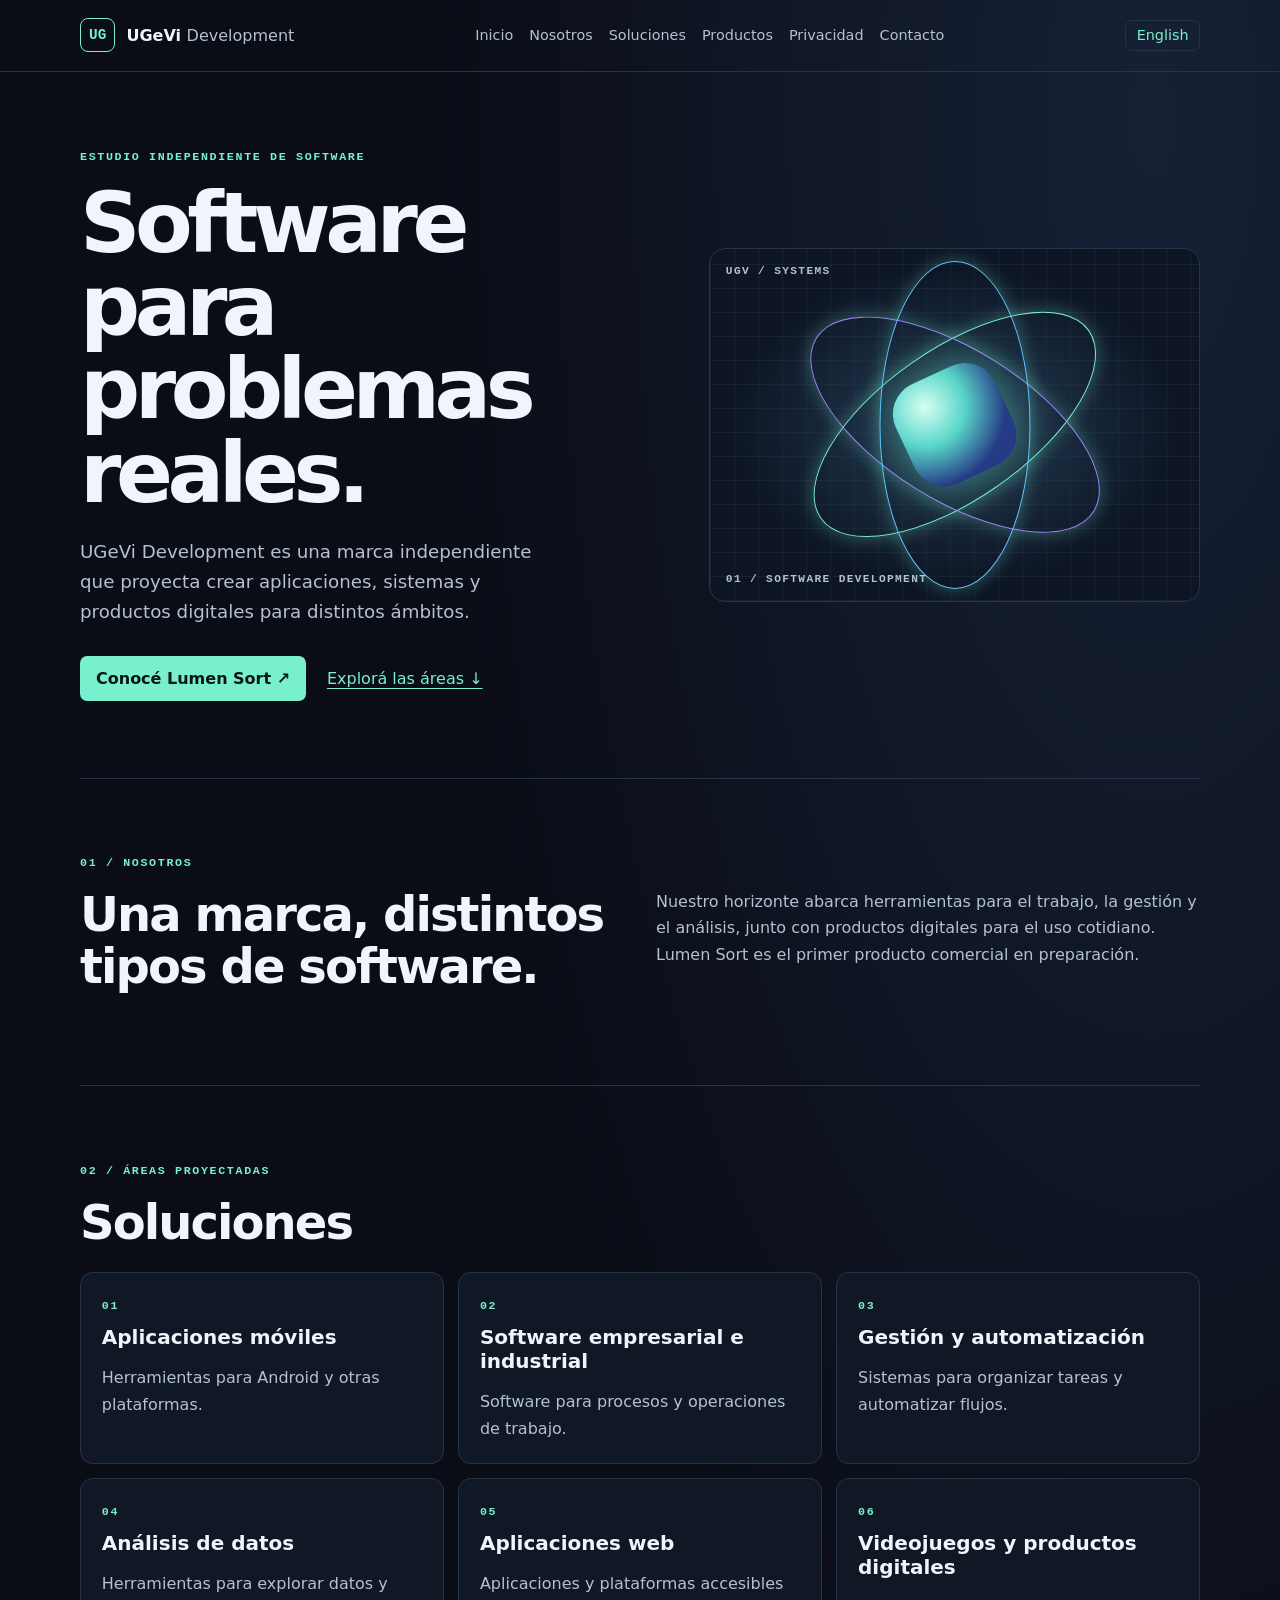
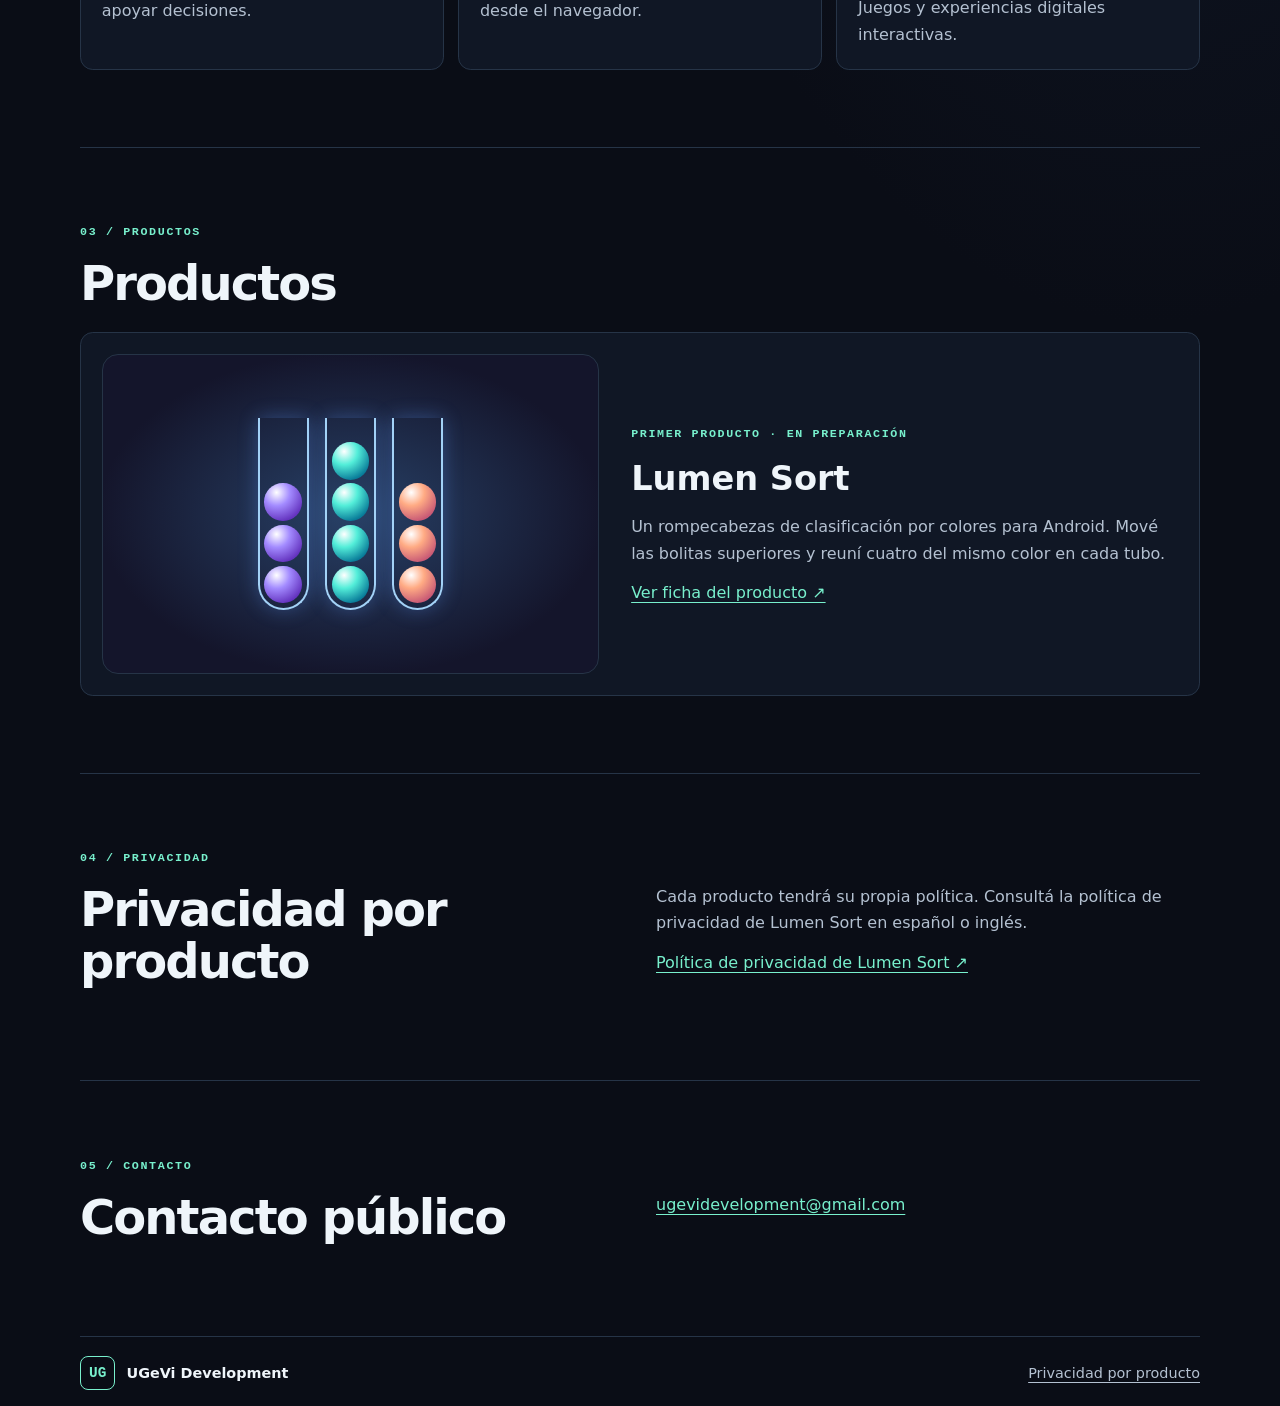
<file: index.html>
<!doctype html>
<html lang="es">
<head><meta charset="utf-8"><meta name="viewport" content="width=device-width, initial-scale=1"><meta name="description" content="UGeVi Development es una marca independiente que proyecta crear aplicaciones, sistemas y productos digitales para distintos ámbitos."><title>UGeVi Development</title><link rel="icon" href="assets/favicon.svg" type="image/svg+xml"><link rel="stylesheet" href="assets/site.css"></head>
<body><a class="skip" href="#main">Ir al contenido</a><header><div class="bar"><a class="wordmark" href="index.html"><b>UG</b><span>UGeVi <small>Development</small></span></a><nav aria-label="Navegación principal"><a href="index.html#top">Inicio</a><a href="index.html#about">Nosotros</a><a href="index.html#solutions">Soluciones</a><a href="index.html#products">Productos</a><a href="index.html#privacy">Privacidad</a><a href="index.html#contact">Contacto</a></nav><a class="lang" href="en/index.html" lang="en" hreflang="en">English</a></div></header>
<main id="main"><section class="hero" id="top"><div><p class="ey">ESTUDIO INDEPENDIENTE DE SOFTWARE</p><h1>Software para<br>problemas reales.</h1><p class="lead">UGeVi Development es una marca independiente que proyecta crear aplicaciones, sistemas y productos digitales para distintos ámbitos.</p><div class="actions"><a class="btn" href="products/lumen-sort.html">Conocé Lumen Sort ↗</a><a href="#solutions">Explorá las áreas ↓</a></div></div><div class="art" aria-hidden="true"><span>UGV / SYSTEMS</span><div class="rings"><i></i><i></i><i></i><b></b></div><small>01 / SOFTWARE DEVELOPMENT</small></div></section>
<section id="about" class="split"><p class="ey">01 / Nosotros</p><h2>Una marca, distintos tipos de software.</h2><p>Nuestro horizonte abarca herramientas para el trabajo, la gestión y el análisis, junto con productos digitales para el uso cotidiano. Lumen Sort es el primer producto comercial en preparación.</p></section>
<section id="solutions"><p class="ey">02 / ÁREAS PROYECTADAS</p><h2>Soluciones</h2><div class="grid"><article><span class="ey">01</span><h3>Aplicaciones móviles</h3><p>Herramientas para Android y otras plataformas.</p></article><article><span class="ey">02</span><h3>Software empresarial e industrial</h3><p>Software para procesos y operaciones de trabajo.</p></article><article><span class="ey">03</span><h3>Gestión y automatización</h3><p>Sistemas para organizar tareas y automatizar flujos.</p></article><article><span class="ey">04</span><h3>Análisis de datos</h3><p>Herramientas para explorar datos y apoyar decisiones.</p></article><article><span class="ey">05</span><h3>Aplicaciones web</h3><p>Aplicaciones y plataformas accesibles desde el navegador.</p></article><article><span class="ey">06</span><h3>Videojuegos y productos digitales</h3><p>Juegos y experiencias digitales interactivas.</p></article></div></section>
<section id="products"><p class="ey">03 / Productos</p><h2>Productos</h2><article class="feature"><div class="game-art" aria-hidden="true"><div class="tube"><i></i><i></i><i></i></div><div class="tube"><i></i><i></i><i></i><i></i></div><div class="tube"><i></i><i></i><i></i></div></div><div><p class="ey">PRIMER PRODUCTO · EN PREPARACIÓN</p><h3>Lumen Sort</h3><p>Un rompecabezas de clasificación por colores para Android. Mové las bolitas superiores y reuní cuatro del mismo color en cada tubo.</p><a href="products/lumen-sort.html">Ver ficha del producto ↗</a></div></article></section>
<section id="privacy" class="split"><p class="ey">04 / Privacidad</p><h2>Privacidad por producto</h2><div><p>Cada producto tendrá su propia política. Consultá la política de privacidad de Lumen Sort en español o inglés.</p><a href="privacy/lumen-sort.html">Política de privacidad de Lumen Sort ↗</a></div></section>
<section id="contact" class="split"><p class="ey">05 / Contacto</p><h2>Contacto público</h2><p><a href="mailto:ugevidevelopment@gmail.com">ugevidevelopment@gmail.com</a></p></section></main><footer><a class="wordmark" href="index.html"><b>UG</b> UGeVi Development</a><a href="index.html#privacy">Privacidad por producto</a></footer></body></html>
</file>
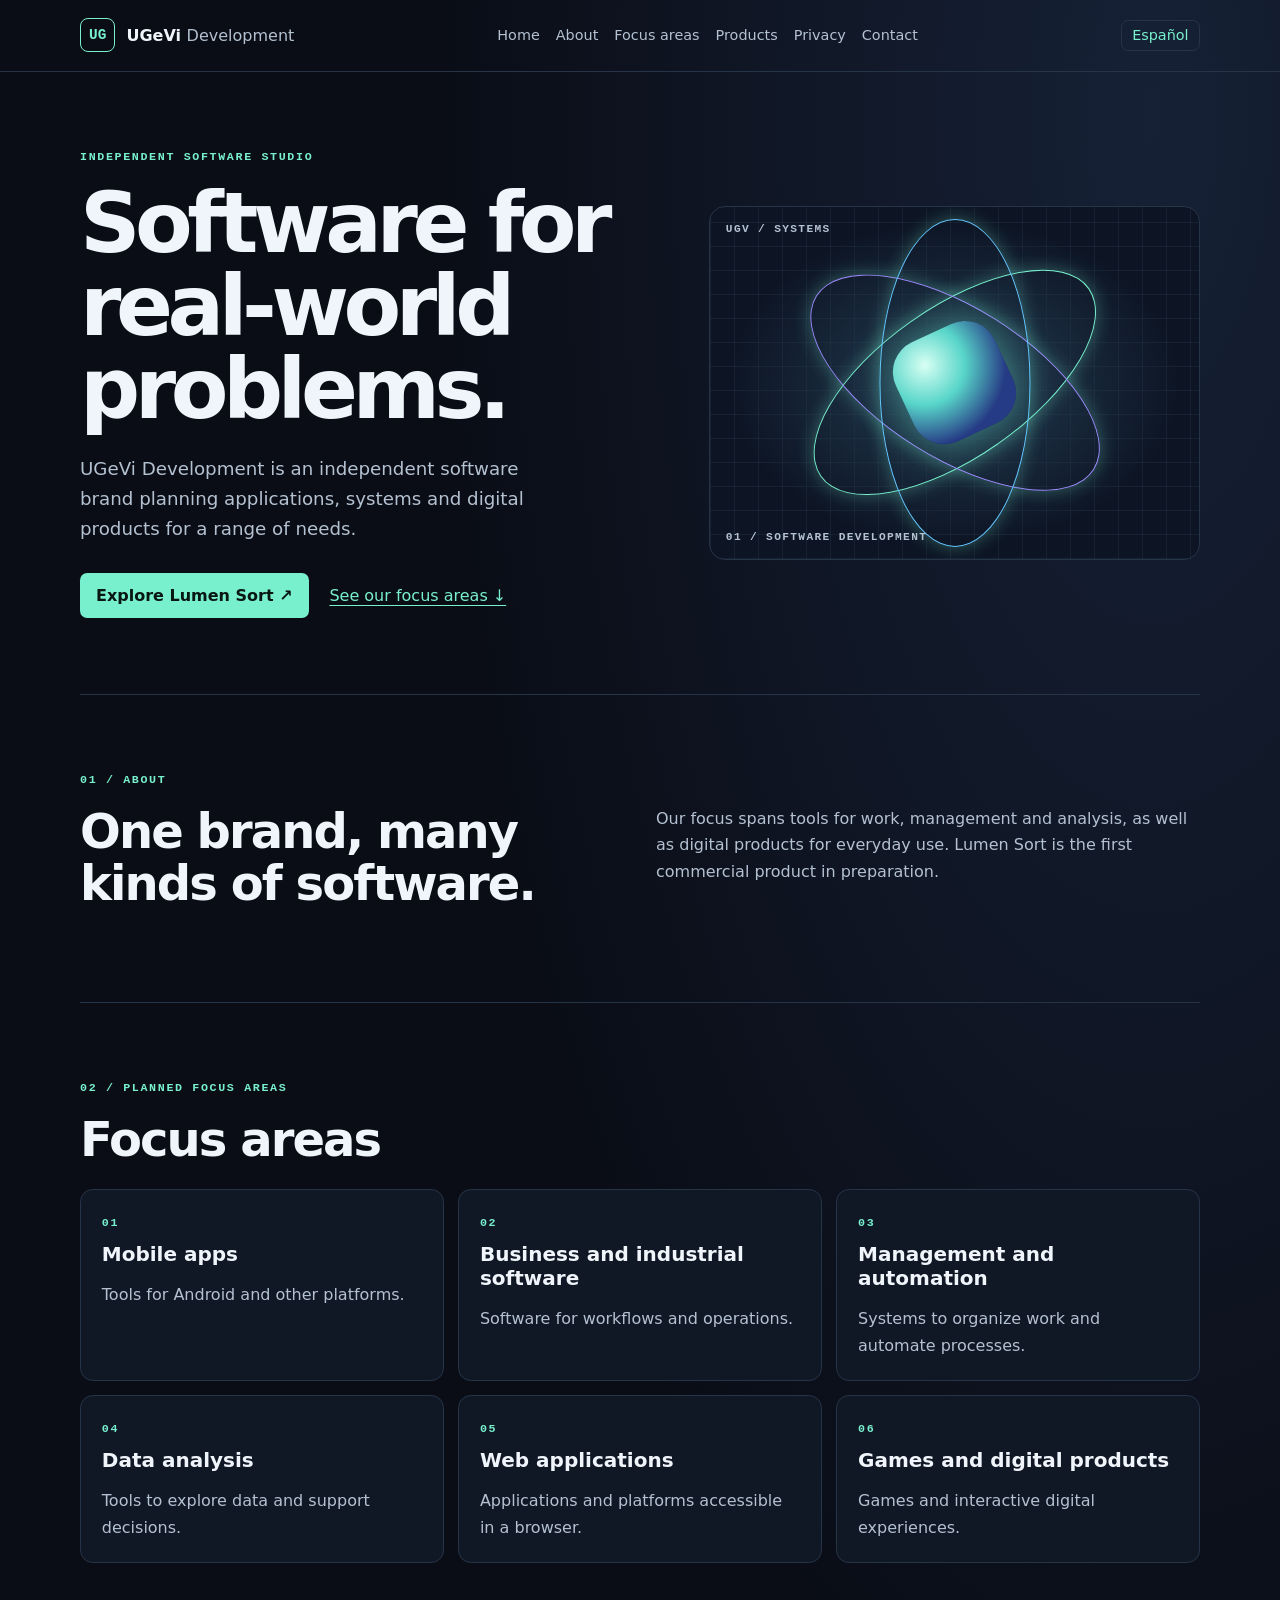
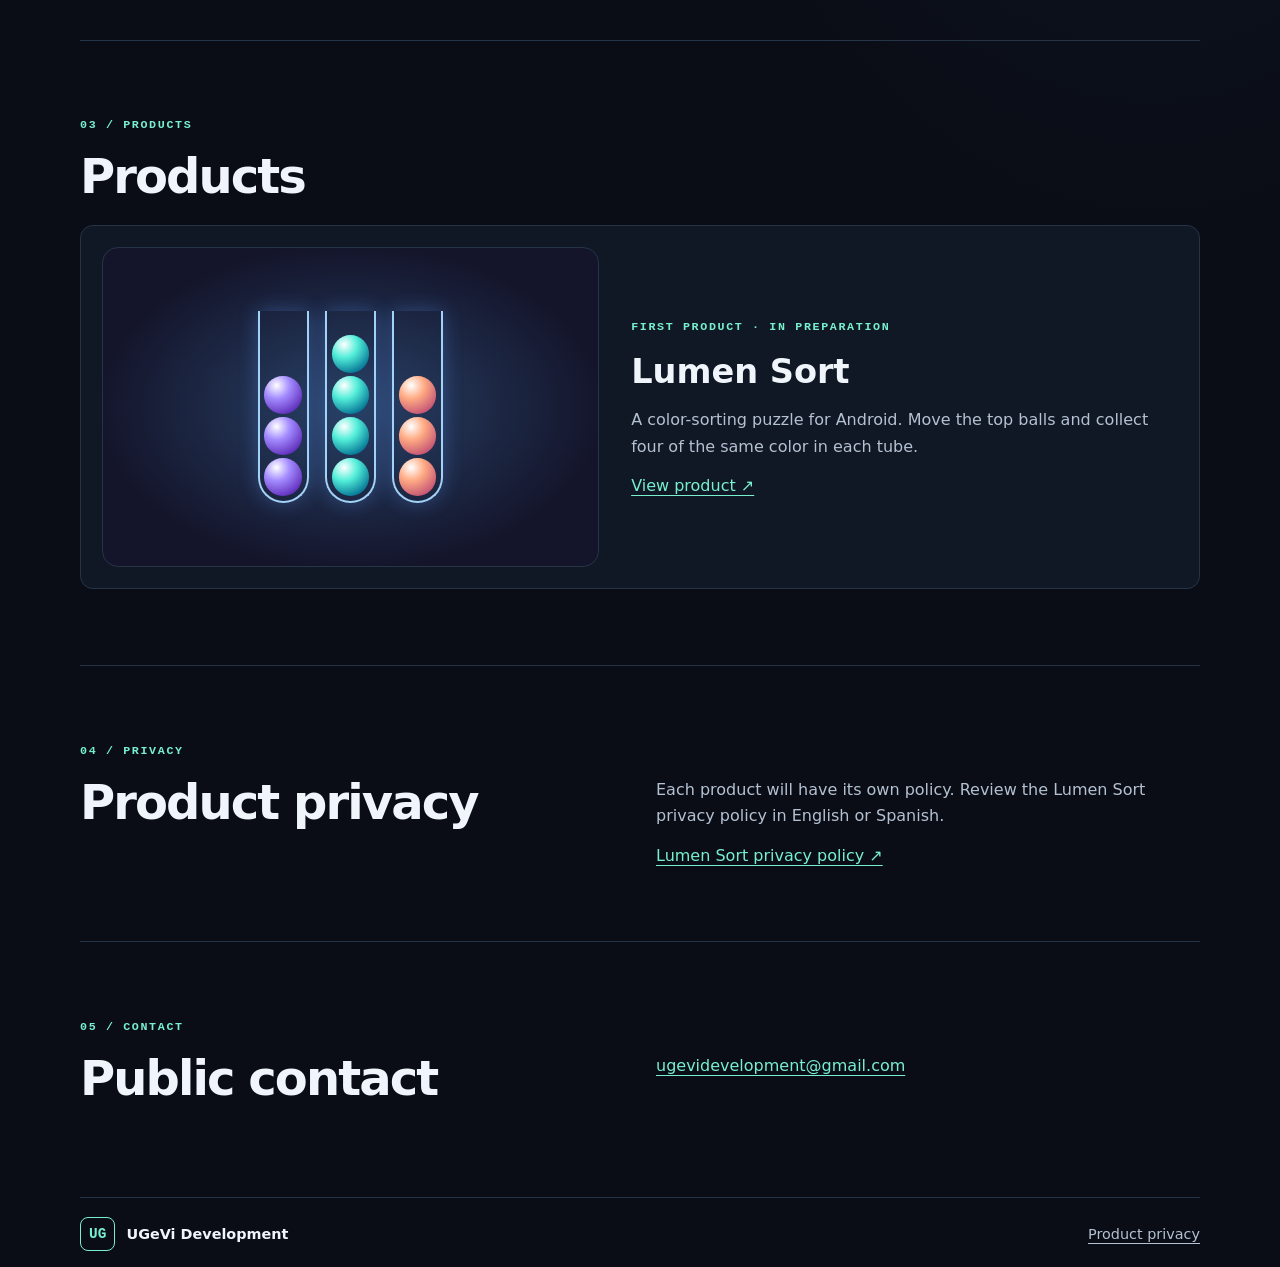
<file: en/index.html>
<!doctype html>
<html lang="en">
<head><meta charset="utf-8"><meta name="viewport" content="width=device-width, initial-scale=1"><meta name="description" content="UGeVi Development is an independent software brand planning applications, systems and digital products for a range of needs."><title>UGeVi Development</title><link rel="icon" href="../assets/favicon.svg" type="image/svg+xml"><link rel="stylesheet" href="../assets/site.css"></head>
<body><a class="skip" href="#main">Skip to content</a><header><div class="bar"><a class="wordmark" href="../en/index.html"><b>UG</b><span>UGeVi <small>Development</small></span></a><nav aria-label="Main navigation"><a href="../en/index.html#top">Home</a><a href="../en/index.html#about">About</a><a href="../en/index.html#solutions">Focus areas</a><a href="../en/index.html#products">Products</a><a href="../en/index.html#privacy">Privacy</a><a href="../en/index.html#contact">Contact</a></nav><a class="lang" href="../index.html" lang="es" hreflang="es">Español</a></div></header>
<main id="main"><section class="hero" id="top"><div><p class="ey">INDEPENDENT SOFTWARE STUDIO</p><h1>Software for<br>real-world problems.</h1><p class="lead">UGeVi Development is an independent software brand planning applications, systems and digital products for a range of needs.</p><div class="actions"><a class="btn" href="../en/products/lumen-sort.html">Explore Lumen Sort ↗</a><a href="#solutions">See our focus areas ↓</a></div></div><div class="art" aria-hidden="true"><span>UGV / SYSTEMS</span><div class="rings"><i></i><i></i><i></i><b></b></div><small>01 / SOFTWARE DEVELOPMENT</small></div></section>
<section id="about" class="split"><p class="ey">01 / About</p><h2>One brand, many kinds of software.</h2><p>Our focus spans tools for work, management and analysis, as well as digital products for everyday use. Lumen Sort is the first commercial product in preparation.</p></section>
<section id="solutions"><p class="ey">02 / PLANNED FOCUS AREAS</p><h2>Focus areas</h2><div class="grid"><article><span class="ey">01</span><h3>Mobile apps</h3><p>Tools for Android and other platforms.</p></article><article><span class="ey">02</span><h3>Business and industrial software</h3><p>Software for workflows and operations.</p></article><article><span class="ey">03</span><h3>Management and automation</h3><p>Systems to organize work and automate processes.</p></article><article><span class="ey">04</span><h3>Data analysis</h3><p>Tools to explore data and support decisions.</p></article><article><span class="ey">05</span><h3>Web applications</h3><p>Applications and platforms accessible in a browser.</p></article><article><span class="ey">06</span><h3>Games and digital products</h3><p>Games and interactive digital experiences.</p></article></div></section>
<section id="products"><p class="ey">03 / Products</p><h2>Products</h2><article class="feature"><div class="game-art" aria-hidden="true"><div class="tube"><i></i><i></i><i></i></div><div class="tube"><i></i><i></i><i></i><i></i></div><div class="tube"><i></i><i></i><i></i></div></div><div><p class="ey">FIRST PRODUCT · IN PREPARATION</p><h3>Lumen Sort</h3><p>A color-sorting puzzle for Android. Move the top balls and collect four of the same color in each tube.</p><a href="../en/products/lumen-sort.html">View product ↗</a></div></article></section>
<section id="privacy" class="split"><p class="ey">04 / Privacy</p><h2>Product privacy</h2><div><p>Each product will have its own policy. Review the Lumen Sort privacy policy in English or Spanish.</p><a href="../en/privacy/lumen-sort.html">Lumen Sort privacy policy ↗</a></div></section>
<section id="contact" class="split"><p class="ey">05 / Contact</p><h2>Public contact</h2><p><a href="mailto:ugevidevelopment@gmail.com">ugevidevelopment@gmail.com</a></p></section></main><footer><a class="wordmark" href="../en/index.html"><b>UG</b> UGeVi Development</a><a href="../en/index.html#privacy">Product privacy</a></footer></body></html>
</file>
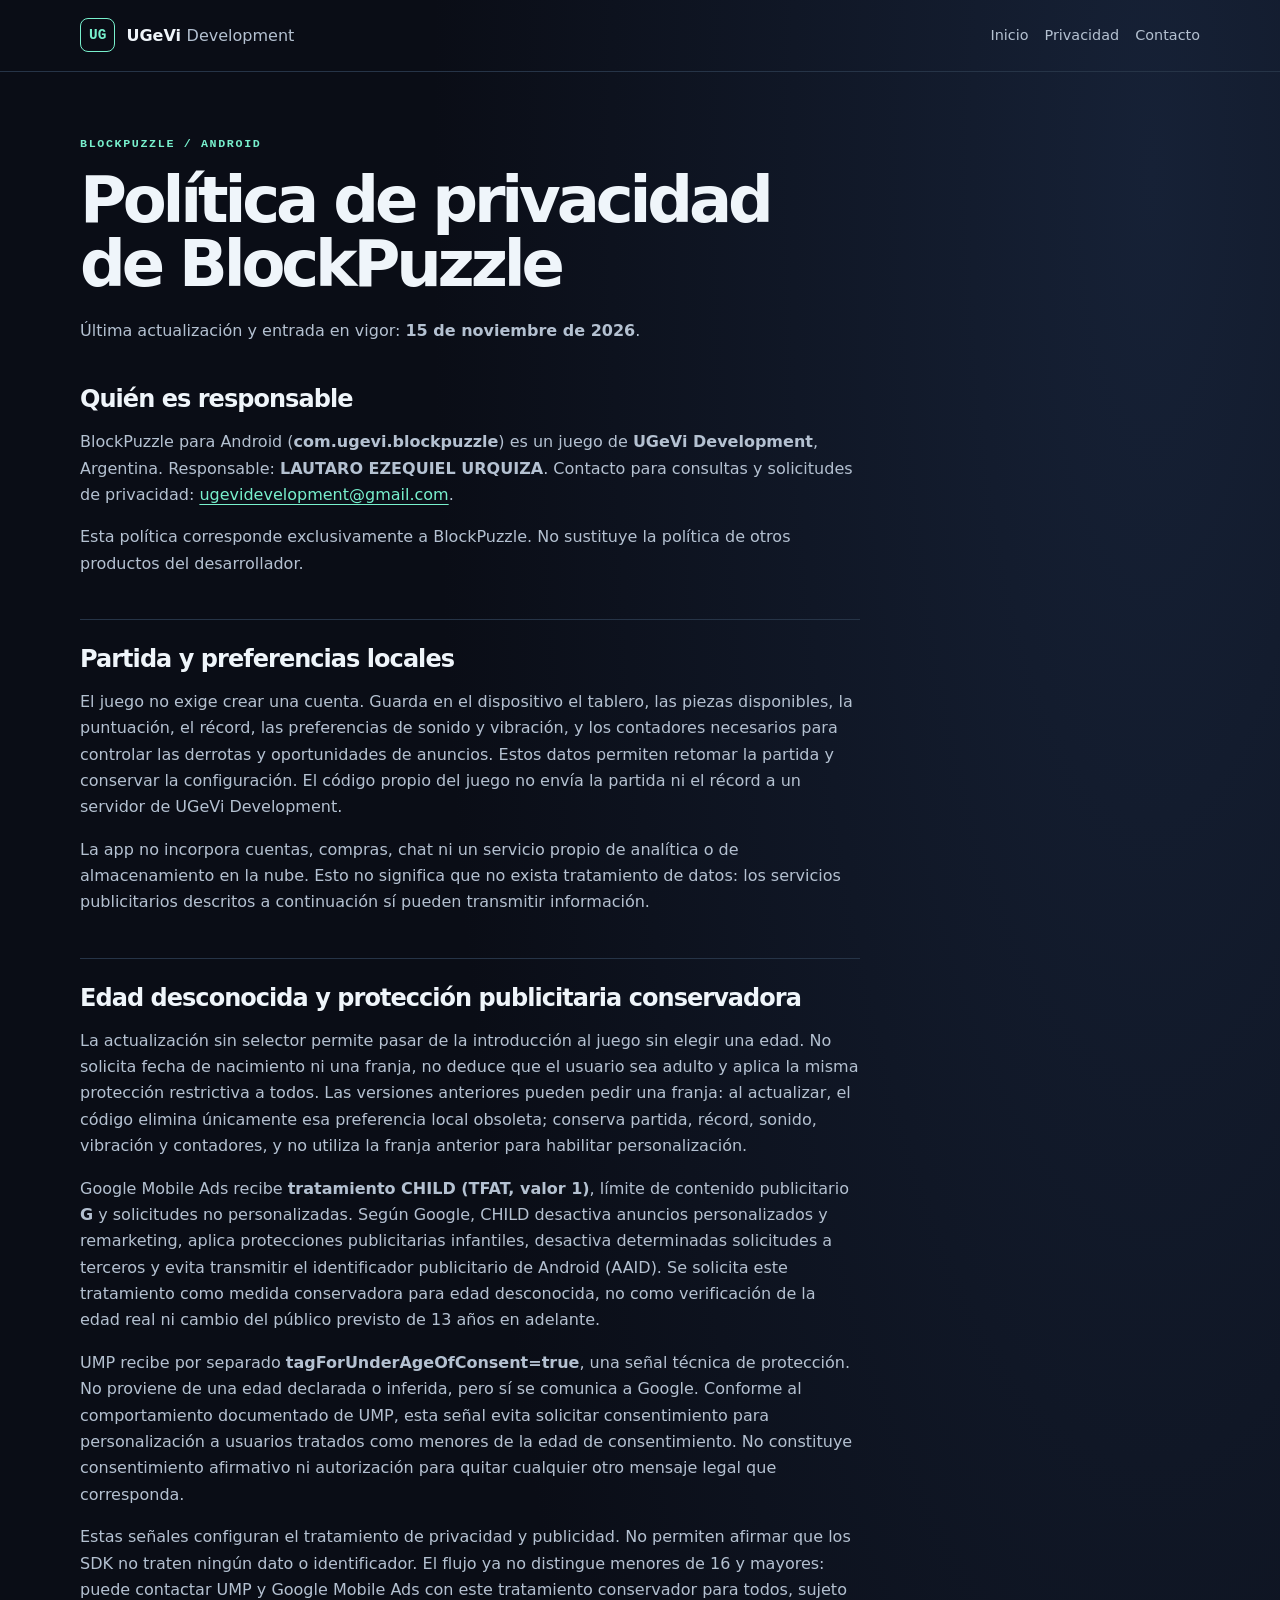
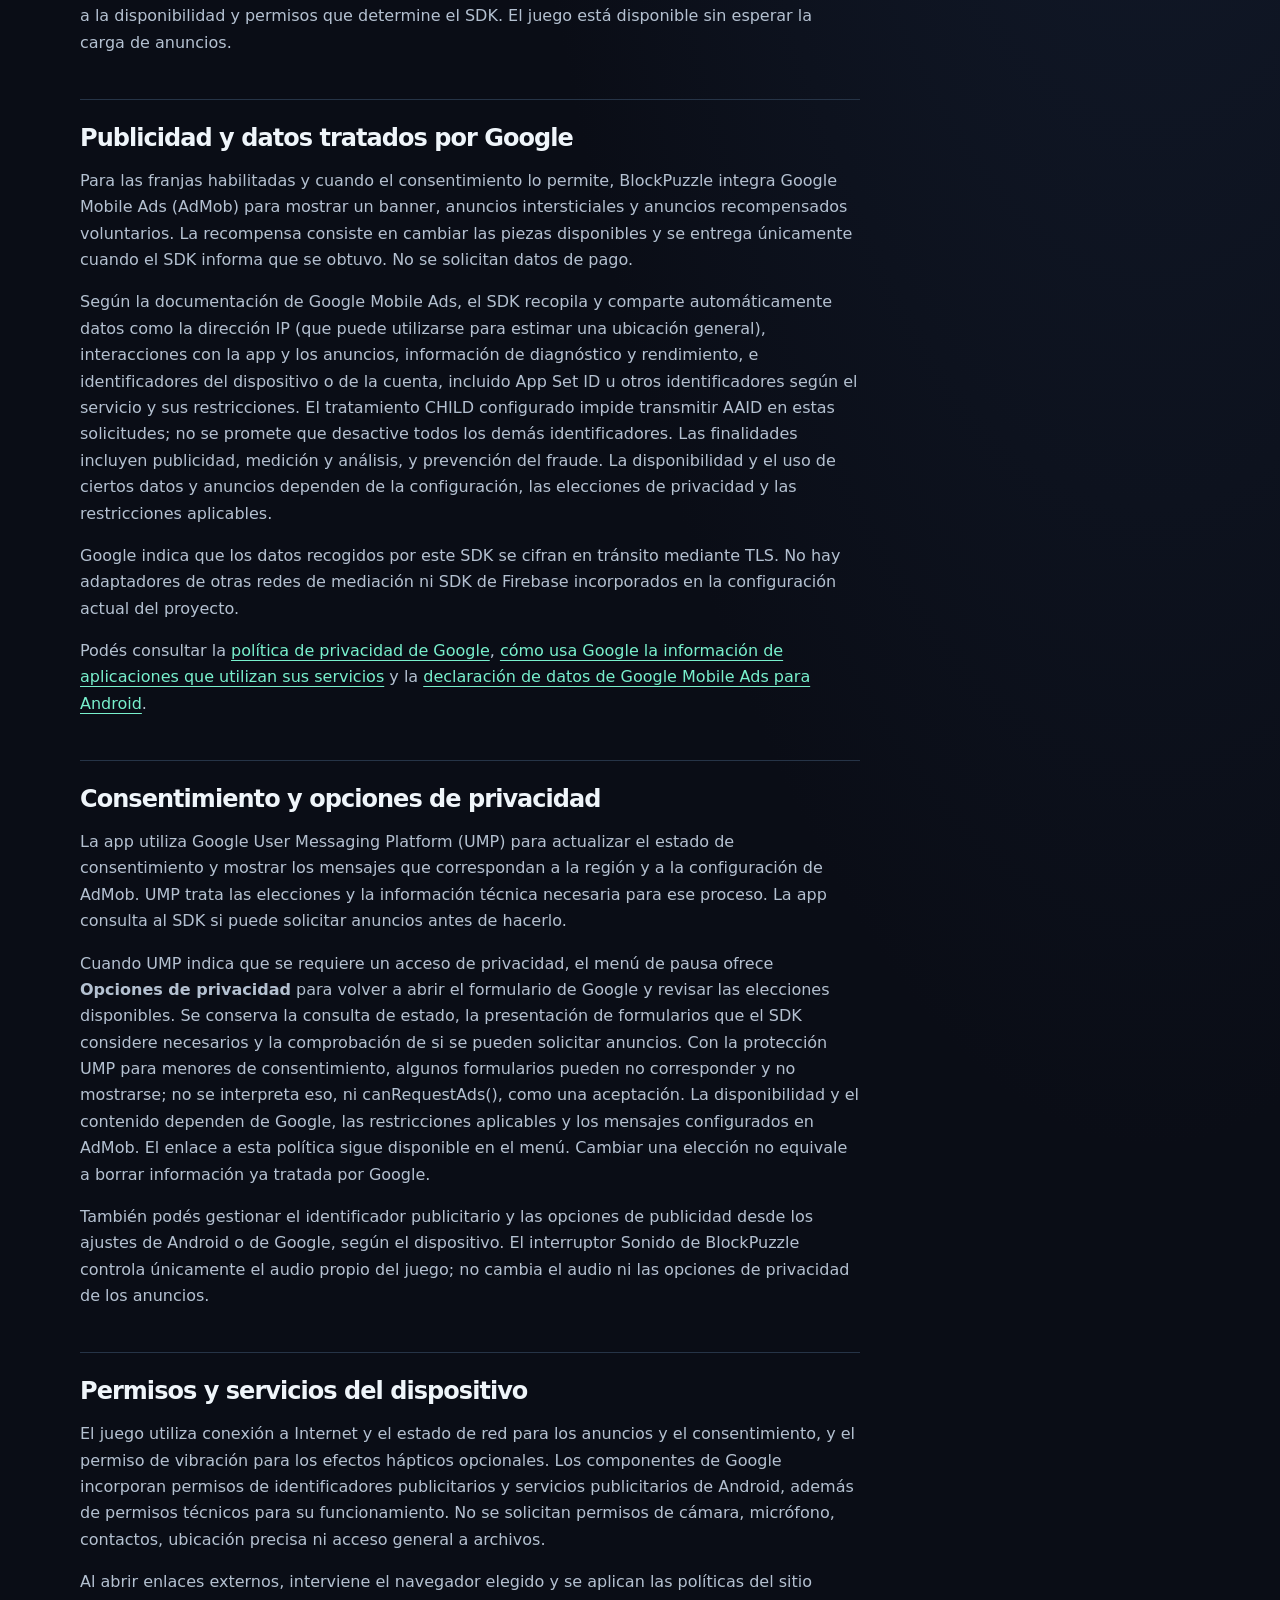
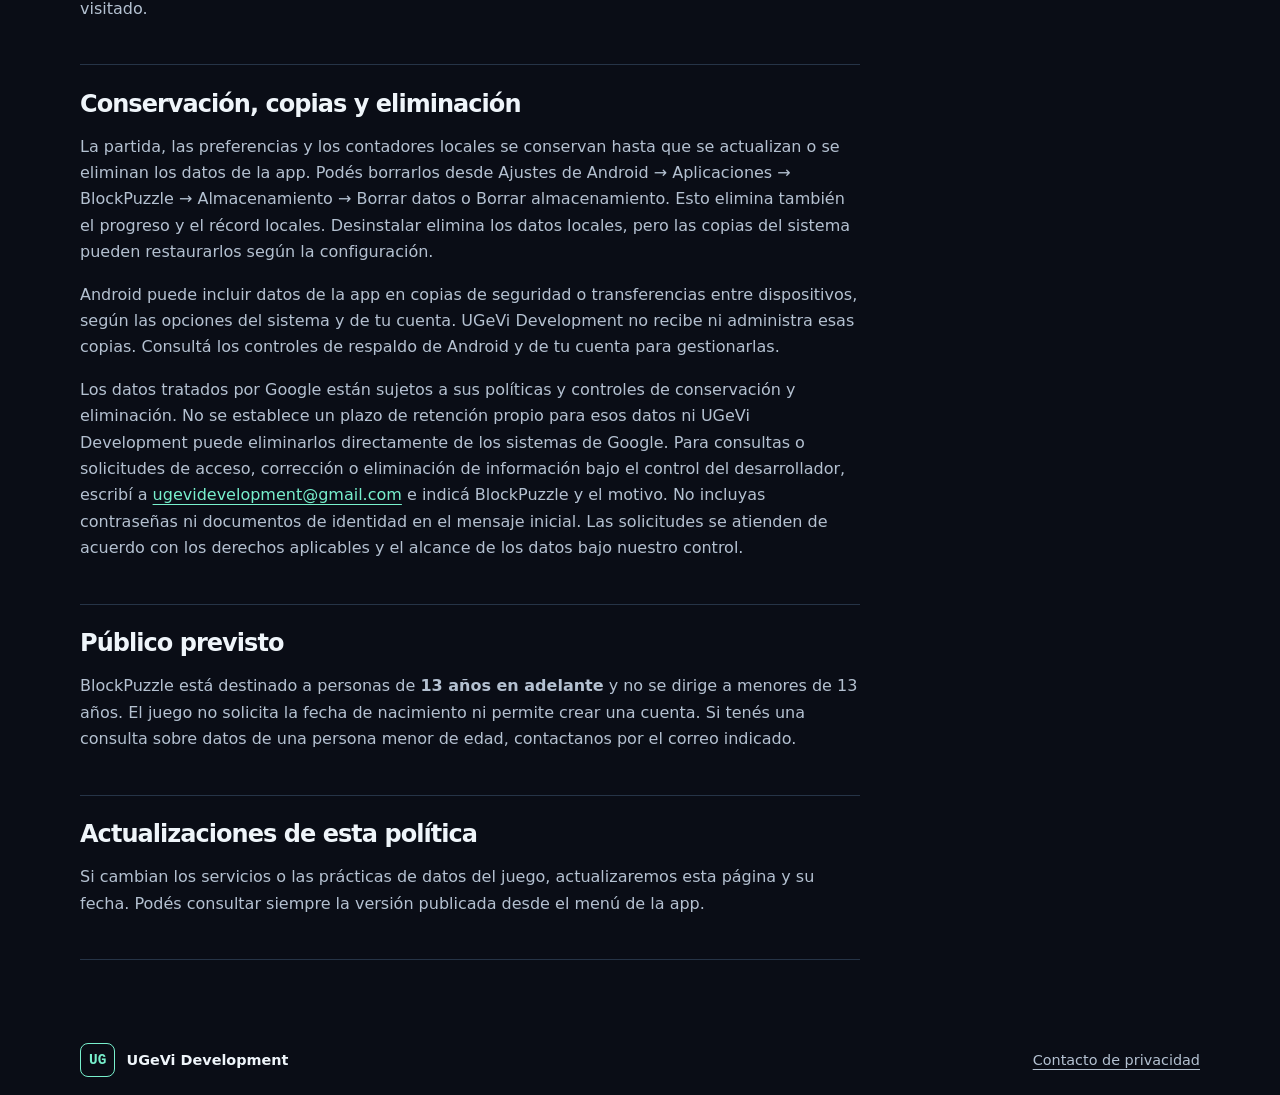
<file: privacy/blockpuzzle.html>
<!doctype html>
<html lang="es">
<head>
<meta charset="utf-8"><meta name="viewport" content="width=device-width, initial-scale=1">
<meta name="description" content="Política de privacidad de BlockPuzzle para Android, de UGeVi Development. Almacenamiento local, anuncios y opciones de privacidad.">
<title>Política de privacidad de BlockPuzzle | UGeVi Development</title>
<link rel="icon" href="../assets/favicon.svg" type="image/svg+xml">
<link rel="stylesheet" href="../assets/site.css">
<link rel="canonical" href="https://lauta-cyber.github.io/ugevi-development-site/privacy/blockpuzzle.html">
</head>
<body>
<a class="skip" href="#main">Ir al contenido</a>
<header><div class="bar"><a class="wordmark" href="../index.html"><b>UG</b><span>UGeVi <small>Development</small></span></a><nav aria-label="Navegación principal"><a href="../index.html">Inicio</a><a href="../index.html#privacy">Privacidad</a><a href="../index.html#contact">Contacto</a></nav></div></header>
<main id="main"><article class="policy">
<p class="ey">BLOCKPUZZLE / ANDROID</p>
<h1>Política de privacidad de BlockPuzzle</h1>
<p>Última actualización y entrada en vigor: <strong>15 de noviembre de 2026</strong>.</p>
<section><h2>Quién es responsable</h2>
<p>BlockPuzzle para Android (<strong>com.ugevi.blockpuzzle</strong>) es un juego de <strong>UGeVi Development</strong>, Argentina. Responsable: <strong>LAUTARO EZEQUIEL URQUIZA</strong>. Contacto para consultas y solicitudes de privacidad: <a href="mailto:ugevidevelopment@gmail.com">ugevidevelopment@gmail.com</a>.</p>
<p>Esta política corresponde exclusivamente a BlockPuzzle. No sustituye la política de otros productos del desarrollador.</p></section>
<section><h2>Partida y preferencias locales</h2>
<p>El juego no exige crear una cuenta. Guarda en el dispositivo el tablero, las piezas disponibles, la puntuación, el récord, las preferencias de sonido y vibración, y los contadores necesarios para controlar las derrotas y oportunidades de anuncios. Estos datos permiten retomar la partida y conservar la configuración. El código propio del juego no envía la partida ni el récord a un servidor de UGeVi Development.</p>
<p>La app no incorpora cuentas, compras, chat ni un servicio propio de analítica o de almacenamiento en la nube. Esto no significa que no exista tratamiento de datos: los servicios publicitarios descritos a continuación sí pueden transmitir información.</p></section>
<section><h2>Edad desconocida y protección publicitaria conservadora</h2>
<p>La actualización sin selector permite pasar de la introducción al juego sin elegir una edad. No solicita fecha de nacimiento ni una franja, no deduce que el usuario sea adulto y aplica la misma protección restrictiva a todos. Las versiones anteriores pueden pedir una franja: al actualizar, el código elimina únicamente esa preferencia local obsoleta; conserva partida, récord, sonido, vibración y contadores, y no utiliza la franja anterior para habilitar personalización.</p>
<p>Google Mobile Ads recibe <strong>tratamiento CHILD (TFAT, valor 1)</strong>, límite de contenido publicitario <strong>G</strong> y solicitudes no personalizadas. Según Google, CHILD desactiva anuncios personalizados y remarketing, aplica protecciones publicitarias infantiles, desactiva determinadas solicitudes a terceros y evita transmitir el identificador publicitario de Android (AAID). Se solicita este tratamiento como medida conservadora para edad desconocida, no como verificación de la edad real ni cambio del público previsto de 13 años en adelante.</p>
<p>UMP recibe por separado <strong>tagForUnderAgeOfConsent=true</strong>, una señal técnica de protección. No proviene de una edad declarada o inferida, pero sí se comunica a Google. Conforme al comportamiento documentado de UMP, esta señal evita solicitar consentimiento para personalización a usuarios tratados como menores de la edad de consentimiento. No constituye consentimiento afirmativo ni autorización para quitar cualquier otro mensaje legal que corresponda.</p>
<p>Estas señales configuran el tratamiento de privacidad y publicidad. No permiten afirmar que los SDK no traten ningún dato o identificador. El flujo ya no distingue menores de 16 y mayores: puede contactar UMP y Google Mobile Ads con este tratamiento conservador para todos, sujeto a la disponibilidad y permisos que determine el SDK. El juego está disponible sin esperar la carga de anuncios.</p>
</section>
<section><h2>Publicidad y datos tratados por Google</h2>
<p>Para las franjas habilitadas y cuando el consentimiento lo permite, BlockPuzzle integra Google Mobile Ads (AdMob) para mostrar un banner, anuncios intersticiales y anuncios recompensados voluntarios. La recompensa consiste en cambiar las piezas disponibles y se entrega únicamente cuando el SDK informa que se obtuvo. No se solicitan datos de pago.</p>
<p>Según la documentación de Google Mobile Ads, el SDK recopila y comparte automáticamente datos como la dirección IP (que puede utilizarse para estimar una ubicación general), interacciones con la app y los anuncios, información de diagnóstico y rendimiento, e identificadores del dispositivo o de la cuenta, incluido App Set ID u otros identificadores según el servicio y sus restricciones. El tratamiento CHILD configurado impide transmitir AAID en estas solicitudes; no se promete que desactive todos los demás identificadores. Las finalidades incluyen publicidad, medición y análisis, y prevención del fraude. La disponibilidad y el uso de ciertos datos y anuncios dependen de la configuración, las elecciones de privacidad y las restricciones aplicables.</p>
<p>Google indica que los datos recogidos por este SDK se cifran en tránsito mediante TLS. No hay adaptadores de otras redes de mediación ni SDK de Firebase incorporados en la configuración actual del proyecto.</p>
<p>Podés consultar la <a href="https://policies.google.com/privacy?hl=es">política de privacidad de Google</a>, <a href="https://policies.google.com/technologies/partner-sites?hl=es">cómo usa Google la información de aplicaciones que utilizan sus servicios</a> y la <a href="https://developers.google.com/admob/android/privacy/play-data-disclosure?hl=es">declaración de datos de Google Mobile Ads para Android</a>.</p></section>
<section><h2>Consentimiento y opciones de privacidad</h2>
<p>La app utiliza Google User Messaging Platform (UMP) para actualizar el estado de consentimiento y mostrar los mensajes que correspondan a la región y a la configuración de AdMob. UMP trata las elecciones y la información técnica necesaria para ese proceso. La app consulta al SDK si puede solicitar anuncios antes de hacerlo.</p>
<p>Cuando UMP indica que se requiere un acceso de privacidad, el menú de pausa ofrece <strong>Opciones de privacidad</strong> para volver a abrir el formulario de Google y revisar las elecciones disponibles. Se conserva la consulta de estado, la presentación de formularios que el SDK considere necesarios y la comprobación de si se pueden solicitar anuncios. Con la protección UMP para menores de consentimiento, algunos formularios pueden no corresponder y no mostrarse; no se interpreta eso, ni canRequestAds(), como una aceptación. La disponibilidad y el contenido dependen de Google, las restricciones aplicables y los mensajes configurados en AdMob. El enlace a esta política sigue disponible en el menú. Cambiar una elección no equivale a borrar información ya tratada por Google.</p>
<p>También podés gestionar el identificador publicitario y las opciones de publicidad desde los ajustes de Android o de Google, según el dispositivo. El interruptor Sonido de BlockPuzzle controla únicamente el audio propio del juego; no cambia el audio ni las opciones de privacidad de los anuncios.</p></section>
<section><h2>Permisos y servicios del dispositivo</h2>
<p>El juego utiliza conexión a Internet y el estado de red para los anuncios y el consentimiento, y el permiso de vibración para los efectos hápticos opcionales. Los componentes de Google incorporan permisos de identificadores publicitarios y servicios publicitarios de Android, además de permisos técnicos para su funcionamiento. No se solicitan permisos de cámara, micrófono, contactos, ubicación precisa ni acceso general a archivos.</p>
<p>Al abrir enlaces externos, interviene el navegador elegido y se aplican las políticas del sitio visitado.</p></section>
<section><h2>Conservación, copias y eliminación</h2>
<p>La partida, las preferencias y los contadores locales se conservan hasta que se actualizan o se eliminan los datos de la app. Podés borrarlos desde Ajustes de Android → Aplicaciones → BlockPuzzle → Almacenamiento → Borrar datos o Borrar almacenamiento. Esto elimina también el progreso y el récord locales. Desinstalar elimina los datos locales, pero las copias del sistema pueden restaurarlos según la configuración.</p>
<p>Android puede incluir datos de la app en copias de seguridad o transferencias entre dispositivos, según las opciones del sistema y de tu cuenta. UGeVi Development no recibe ni administra esas copias. Consultá los controles de respaldo de Android y de tu cuenta para gestionarlas.</p>
<p>Los datos tratados por Google están sujetos a sus políticas y controles de conservación y eliminación. No se establece un plazo de retención propio para esos datos ni UGeVi Development puede eliminarlos directamente de los sistemas de Google. Para consultas o solicitudes de acceso, corrección o eliminación de información bajo el control del desarrollador, escribí a <a href="mailto:ugevidevelopment@gmail.com">ugevidevelopment@gmail.com</a> e indicá BlockPuzzle y el motivo. No incluyas contraseñas ni documentos de identidad en el mensaje inicial. Las solicitudes se atienden de acuerdo con los derechos aplicables y el alcance de los datos bajo nuestro control.</p></section>
<section><h2>Público previsto</h2>
<p>BlockPuzzle está destinado a personas de <strong>13 años en adelante</strong> y no se dirige a menores de 13 años. El juego no solicita la fecha de nacimiento ni permite crear una cuenta. Si tenés una consulta sobre datos de una persona menor de edad, contactanos por el correo indicado.</p></section>
<section><h2>Actualizaciones de esta política</h2>
<p>Si cambian los servicios o las prácticas de datos del juego, actualizaremos esta página y su fecha. Podés consultar siempre la versión publicada desde el menú de la app.</p></section>
</article></main>
<footer><a class="wordmark" href="../index.html"><b>UG</b> UGeVi Development</a><a href="mailto:ugevidevelopment@gmail.com">Contacto de privacidad</a></footer>
</body></html>
</file>
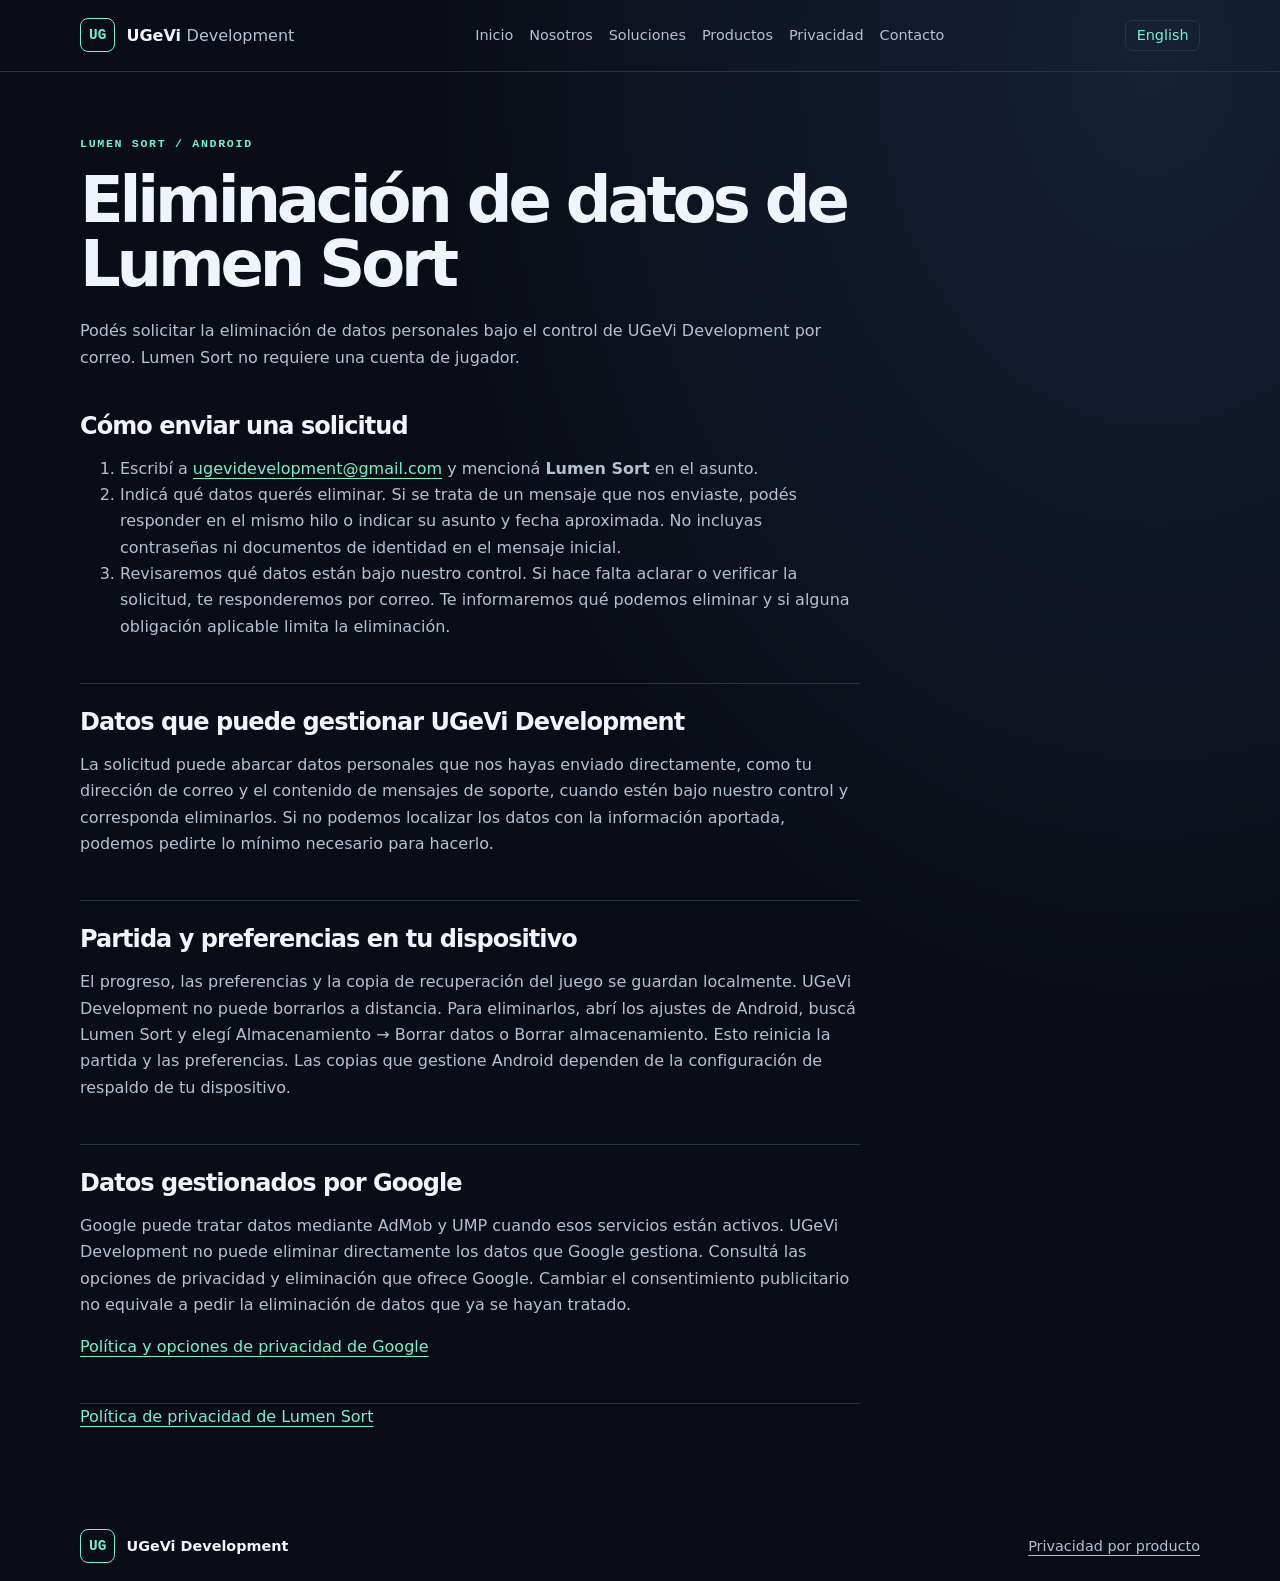
<file: privacy/data-deletion.html>
<!doctype html>
<html lang="es">
<head><meta charset="utf-8"><meta name="viewport" content="width=device-width, initial-scale=1"><meta name="description" content="Eliminación de datos de Lumen Sort"><title>Eliminación de datos de Lumen Sort</title><link rel="icon" href="../assets/favicon.svg" type="image/svg+xml"><link rel="stylesheet" href="../assets/site.css"></head>
<body><a class="skip" href="#main">Ir al contenido</a><header><div class="bar"><a class="wordmark" href="../index.html"><b>UG</b><span>UGeVi <small>Development</small></span></a><nav aria-label="Navegación principal"><a href="../index.html#top">Inicio</a><a href="../index.html#about">Nosotros</a><a href="../index.html#solutions">Soluciones</a><a href="../index.html#products">Productos</a><a href="../index.html#privacy">Privacidad</a><a href="../index.html#contact">Contacto</a></nav><a class="lang" href="../en/privacy/data-deletion.html" lang="en" hreflang="en">English</a></div></header>
<main id="main"><article class="policy"><p class="ey">LUMEN SORT / ANDROID</p>
<h1>Eliminación de datos de Lumen Sort</h1>
<p>Podés solicitar la eliminación de datos personales bajo el control de UGeVi Development por correo. Lumen Sort no requiere una cuenta de jugador.</p>
<section><h2>Cómo enviar una solicitud</h2>
<ol><li>Escribí a <a href="mailto:ugevidevelopment@gmail.com?subject=Lumen%20Sort%20-%20Eliminaci%C3%B3n%20de%20datos">ugevidevelopment@gmail.com</a> y mencioná <strong>Lumen Sort</strong> en el asunto.</li><li>Indicá qué datos querés eliminar. Si se trata de un mensaje que nos enviaste, podés responder en el mismo hilo o indicar su asunto y fecha aproximada. No incluyas contraseñas ni documentos de identidad en el mensaje inicial.</li><li>Revisaremos qué datos están bajo nuestro control. Si hace falta aclarar o verificar la solicitud, te responderemos por correo. Te informaremos qué podemos eliminar y si alguna obligación aplicable limita la eliminación.</li></ol></section>
<section><h2>Datos que puede gestionar UGeVi Development</h2><p>La solicitud puede abarcar datos personales que nos hayas enviado directamente, como tu dirección de correo y el contenido de mensajes de soporte, cuando estén bajo nuestro control y corresponda eliminarlos. Si no podemos localizar los datos con la información aportada, podemos pedirte lo mínimo necesario para hacerlo.</p></section>
<section><h2>Partida y preferencias en tu dispositivo</h2><p>El progreso, las preferencias y la copia de recuperación del juego se guardan localmente. UGeVi Development no puede borrarlos a distancia. Para eliminarlos, abrí los ajustes de Android, buscá Lumen Sort y elegí Almacenamiento → Borrar datos o Borrar almacenamiento. Esto reinicia la partida y las preferencias. Las copias que gestione Android dependen de la configuración de respaldo de tu dispositivo.</p></section>
<section><h2>Datos gestionados por Google</h2><p>Google puede tratar datos mediante AdMob y UMP cuando esos servicios están activos. UGeVi Development no puede eliminar directamente los datos que Google gestiona. Consultá las opciones de privacidad y eliminación que ofrece Google. Cambiar el consentimiento publicitario no equivale a pedir la eliminación de datos que ya se hayan tratado.</p><p><a href="https://policies.google.com/privacy?hl=es">Política y opciones de privacidad de Google</a></p></section>
<p><a href="lumen-sort.html">Política de privacidad de Lumen Sort</a></p></article></main><footer><a class="wordmark" href="../index.html"><b>UG</b> UGeVi Development</a><a href="../index.html#privacy">Privacidad por producto</a></footer></body></html>
</file>
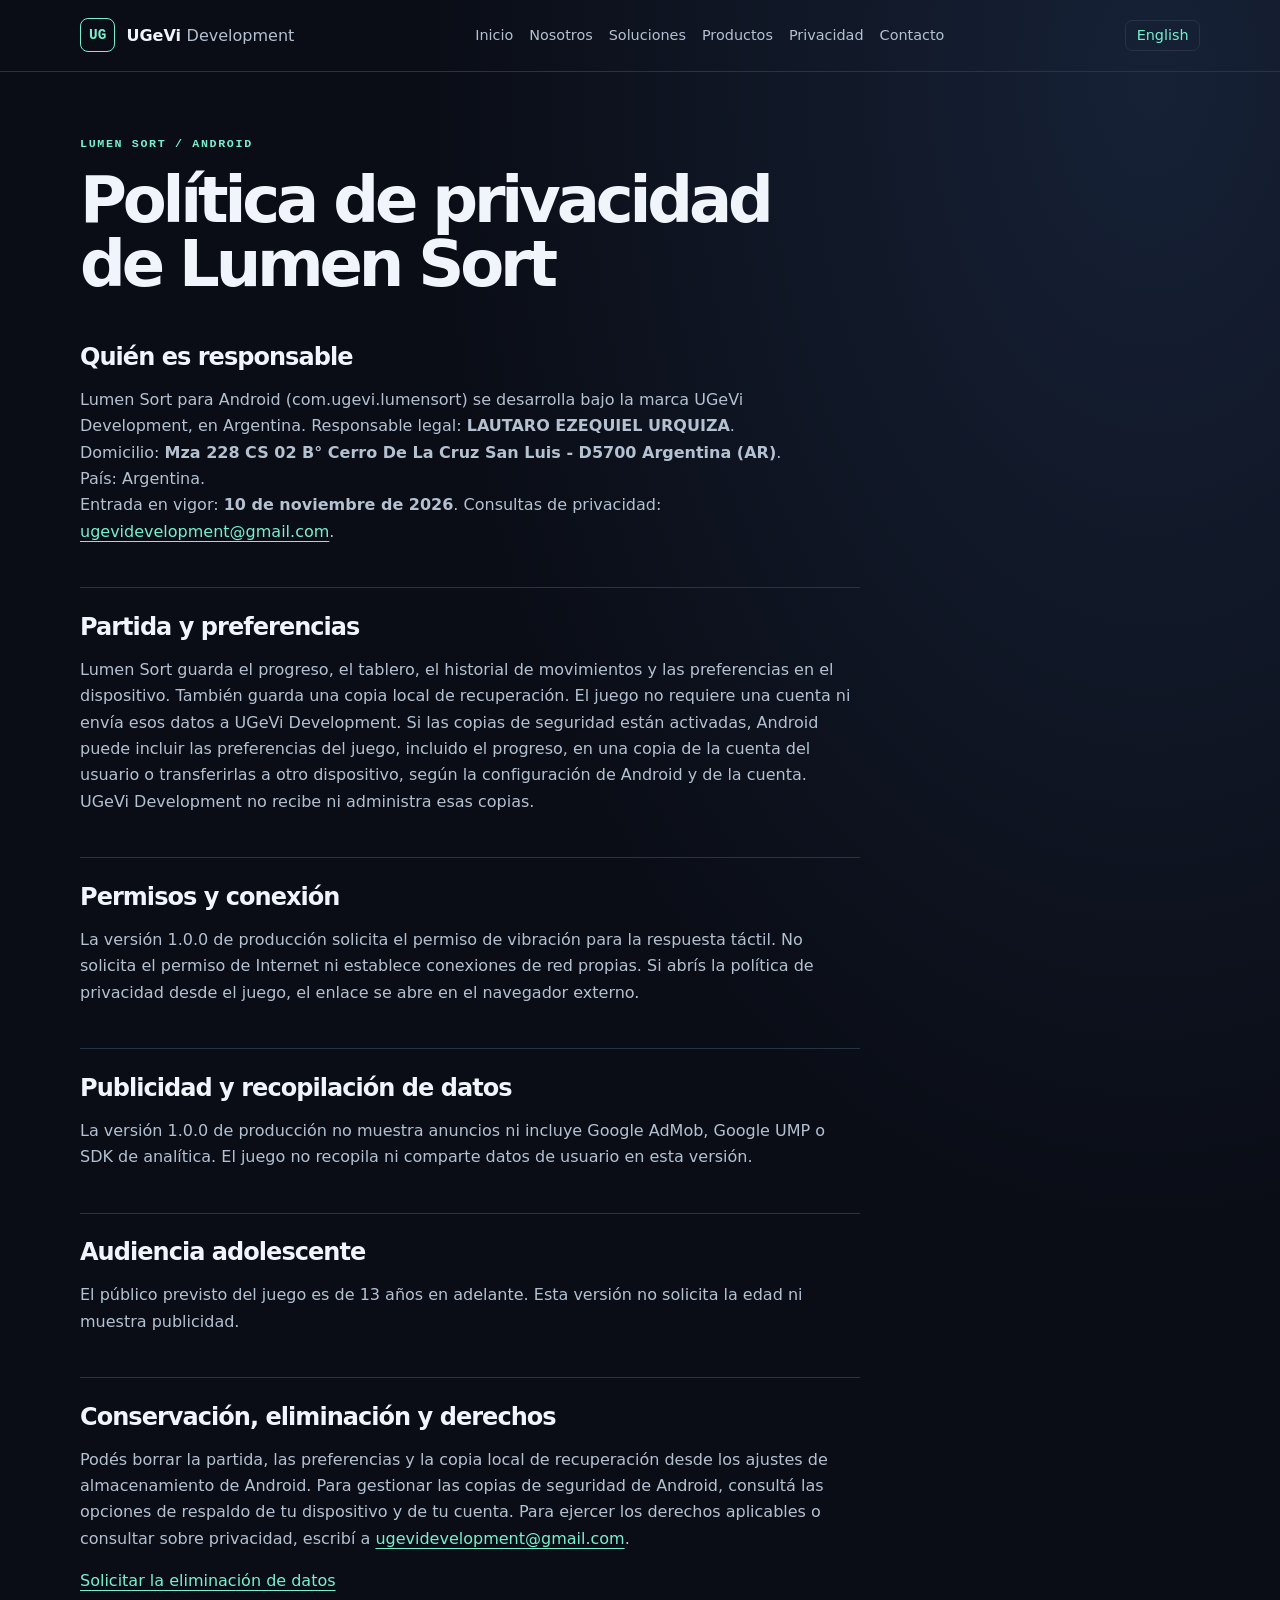
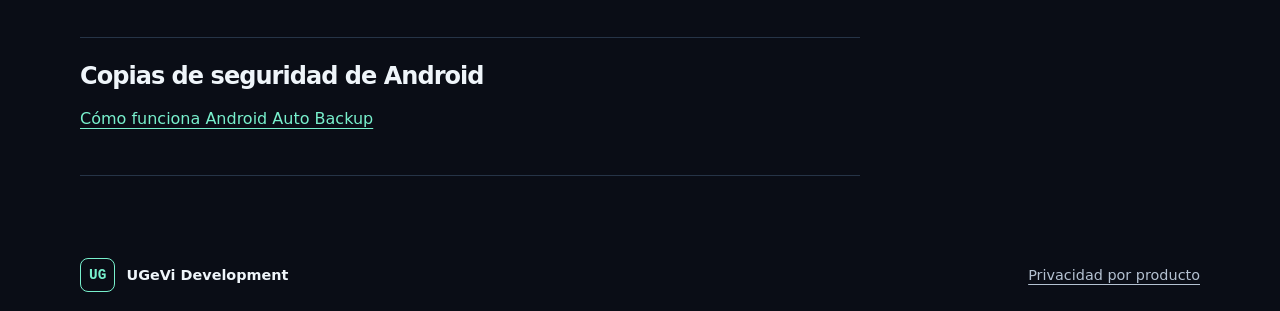
<file: privacy/lumen-sort.html>
<!doctype html>
<html lang="es">
<head><meta charset="utf-8"><meta name="viewport" content="width=device-width, initial-scale=1"><meta name="description" content="Política de privacidad de Lumen Sort para Android."><title>Política de privacidad de Lumen Sort</title><link rel="icon" href="../assets/favicon.svg" type="image/svg+xml"><link rel="stylesheet" href="../assets/site.css"></head>
<body><a class="skip" href="#main">Ir al contenido</a><header><div class="bar"><a class="wordmark" href="../index.html"><b>UG</b><span>UGeVi <small>Development</small></span></a><nav aria-label="Navegación principal"><a href="../index.html#top">Inicio</a><a href="../index.html#about">Nosotros</a><a href="../index.html#solutions">Soluciones</a><a href="../index.html#products">Productos</a><a href="../index.html#privacy">Privacidad</a><a href="../index.html#contact">Contacto</a></nav><a class="lang" href="../en/privacy/lumen-sort.html" lang="en" hreflang="en">English</a></div></header>
<main id="main"><article class="policy"><p class="ey">LUMEN SORT / ANDROID</p><h1>Política de privacidad de Lumen Sort</h1><section><h2>Quién es responsable</h2><p>Lumen Sort para Android (com.ugevi.lumensort) se desarrolla bajo la marca UGeVi Development, en Argentina. Responsable legal: <strong>LAUTARO EZEQUIEL URQUIZA</strong>.<br>Domicilio: <strong>Mza 228 CS 02 B° Cerro De La Cruz
San Luis - D5700
Argentina (AR)</strong>.<br>País: Argentina.<br>Entrada en vigor: <strong>10 de noviembre de 2026</strong>. Consultas de privacidad: <a href="mailto:ugevidevelopment@gmail.com">ugevidevelopment@gmail.com</a>.</p></section><section><h2>Partida y preferencias</h2><p>Lumen Sort guarda el progreso, el tablero, el historial de movimientos y las preferencias en el dispositivo. También guarda una copia local de recuperación. El juego no requiere una cuenta ni envía esos datos a UGeVi Development. Si las copias de seguridad están activadas, Android puede incluir las preferencias del juego, incluido el progreso, en una copia de la cuenta del usuario o transferirlas a otro dispositivo, según la configuración de Android y de la cuenta. UGeVi Development no recibe ni administra esas copias.</p></section><section><h2>Permisos y conexión</h2><p>La versión 1.0.0 de producción solicita el permiso de vibración para la respuesta táctil. No solicita el permiso de Internet ni establece conexiones de red propias. Si abrís la política de privacidad desde el juego, el enlace se abre en el navegador externo.</p></section><section><h2>Publicidad y recopilación de datos</h2><p>La versión 1.0.0 de producción no muestra anuncios ni incluye Google AdMob, Google UMP o SDK de analítica. El juego no recopila ni comparte datos de usuario en esta versión.</p></section><section><h2>Audiencia adolescente</h2><p>El público previsto del juego es de 13 años en adelante. Esta versión no solicita la edad ni muestra publicidad.</p></section><section><h2>Conservación, eliminación y derechos</h2><p>Podés borrar la partida, las preferencias y la copia local de recuperación desde los ajustes de almacenamiento de Android. Para gestionar las copias de seguridad de Android, consultá las opciones de respaldo de tu dispositivo y de tu cuenta. Para ejercer los derechos aplicables o consultar sobre privacidad, escribí a <a href="mailto:ugevidevelopment@gmail.com">ugevidevelopment@gmail.com</a>.</p><p><a href="data-deletion.html">Solicitar la eliminación de datos</a></p></section><section><h2>Copias de seguridad de Android</h2><p><a href="https://developer.android.com/identity/data/autobackup?hl=es">Cómo funciona Android Auto Backup</a></p></section></article></main><footer><a class="wordmark" href="../index.html"><b>UG</b> UGeVi Development</a><a href="../index.html#privacy">Privacidad por producto</a></footer></body></html>
</file>
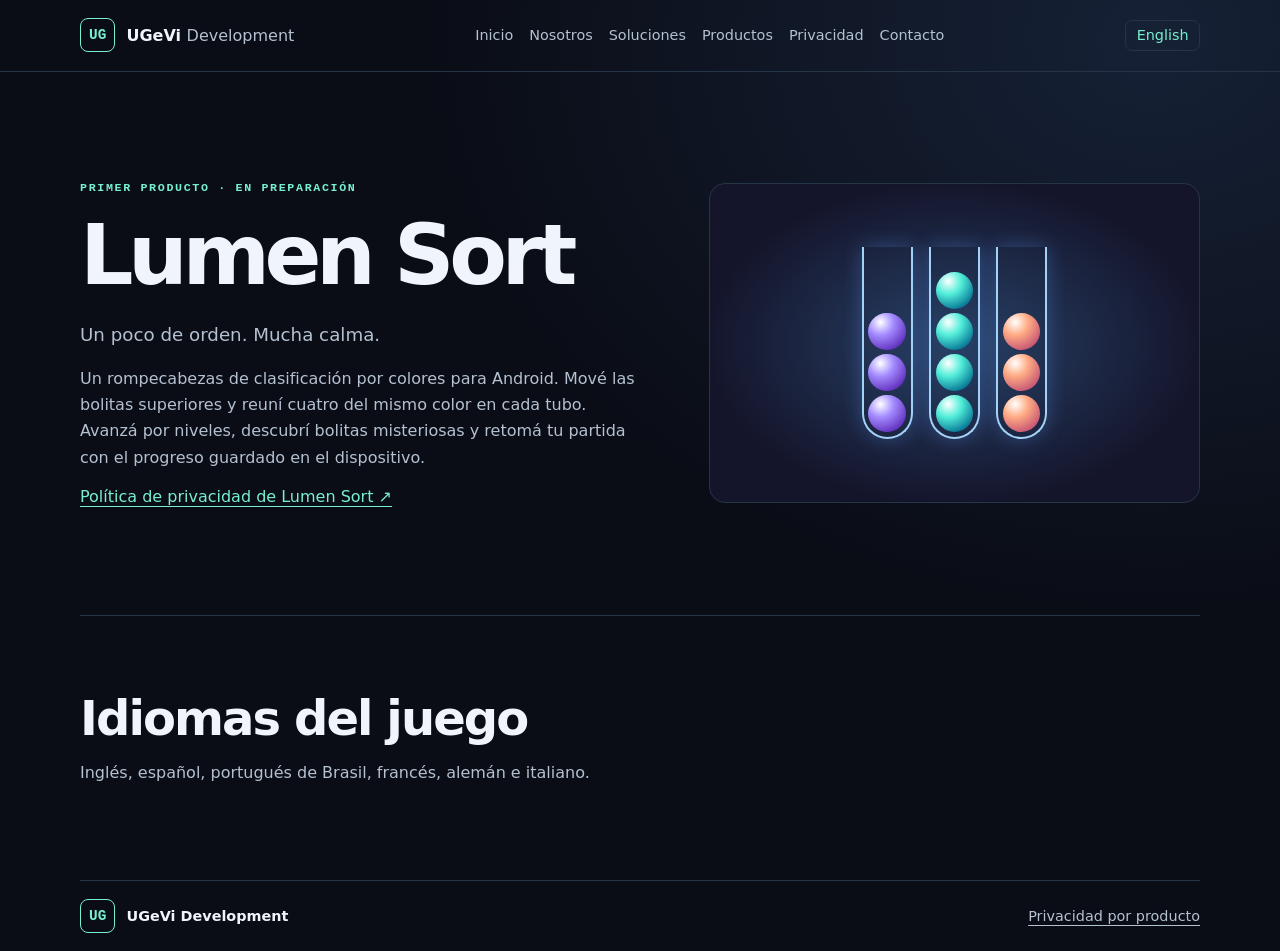
<file: products/lumen-sort.html>
<!doctype html>
<html lang="es">
<head><meta charset="utf-8"><meta name="viewport" content="width=device-width, initial-scale=1"><meta name="description" content="Un rompecabezas de clasificación por colores para Android. Mové las bolitas superiores y reuní cuatro del mismo color en cada tubo."><title>Lumen Sort · UGeVi Development</title><link rel="icon" href="../assets/favicon.svg" type="image/svg+xml"><link rel="stylesheet" href="../assets/site.css"></head>
<body><a class="skip" href="#main">Ir al contenido</a><header><div class="bar"><a class="wordmark" href="../index.html"><b>UG</b><span>UGeVi <small>Development</small></span></a><nav aria-label="Navegación principal"><a href="../index.html#top">Inicio</a><a href="../index.html#about">Nosotros</a><a href="../index.html#solutions">Soluciones</a><a href="../index.html#products">Productos</a><a href="../index.html#privacy">Privacidad</a><a href="../index.html#contact">Contacto</a></nav><a class="lang" href="../en/products/lumen-sort.html" lang="en" hreflang="en">English</a></div></header>
<main id="main"><section class="hero"><div><p class="ey">PRIMER PRODUCTO · EN PREPARACIÓN</p><h1>Lumen Sort</h1><p class="lead">Un poco de orden. Mucha calma.</p><p>Un rompecabezas de clasificación por colores para Android. Mové las bolitas superiores y reuní cuatro del mismo color en cada tubo. Avanzá por niveles, descubrí bolitas misteriosas y retomá tu partida con el progreso guardado en el dispositivo.</p><a href="../privacy/lumen-sort.html">Política de privacidad de Lumen Sort ↗</a></div><div class="game-art" aria-hidden="true"><div class="tube"><i></i><i></i><i></i></div><div class="tube"><i></i><i></i><i></i><i></i></div><div class="tube"><i></i><i></i><i></i></div></div></section><section><h2>Idiomas del juego</h2><p>Inglés, español, portugués de Brasil, francés, alemán e italiano.</p></section></main><footer><a class="wordmark" href="../index.html"><b>UG</b> UGeVi Development</a><a href="../index.html#privacy">Privacidad por producto</a></footer></body></html>
</file>
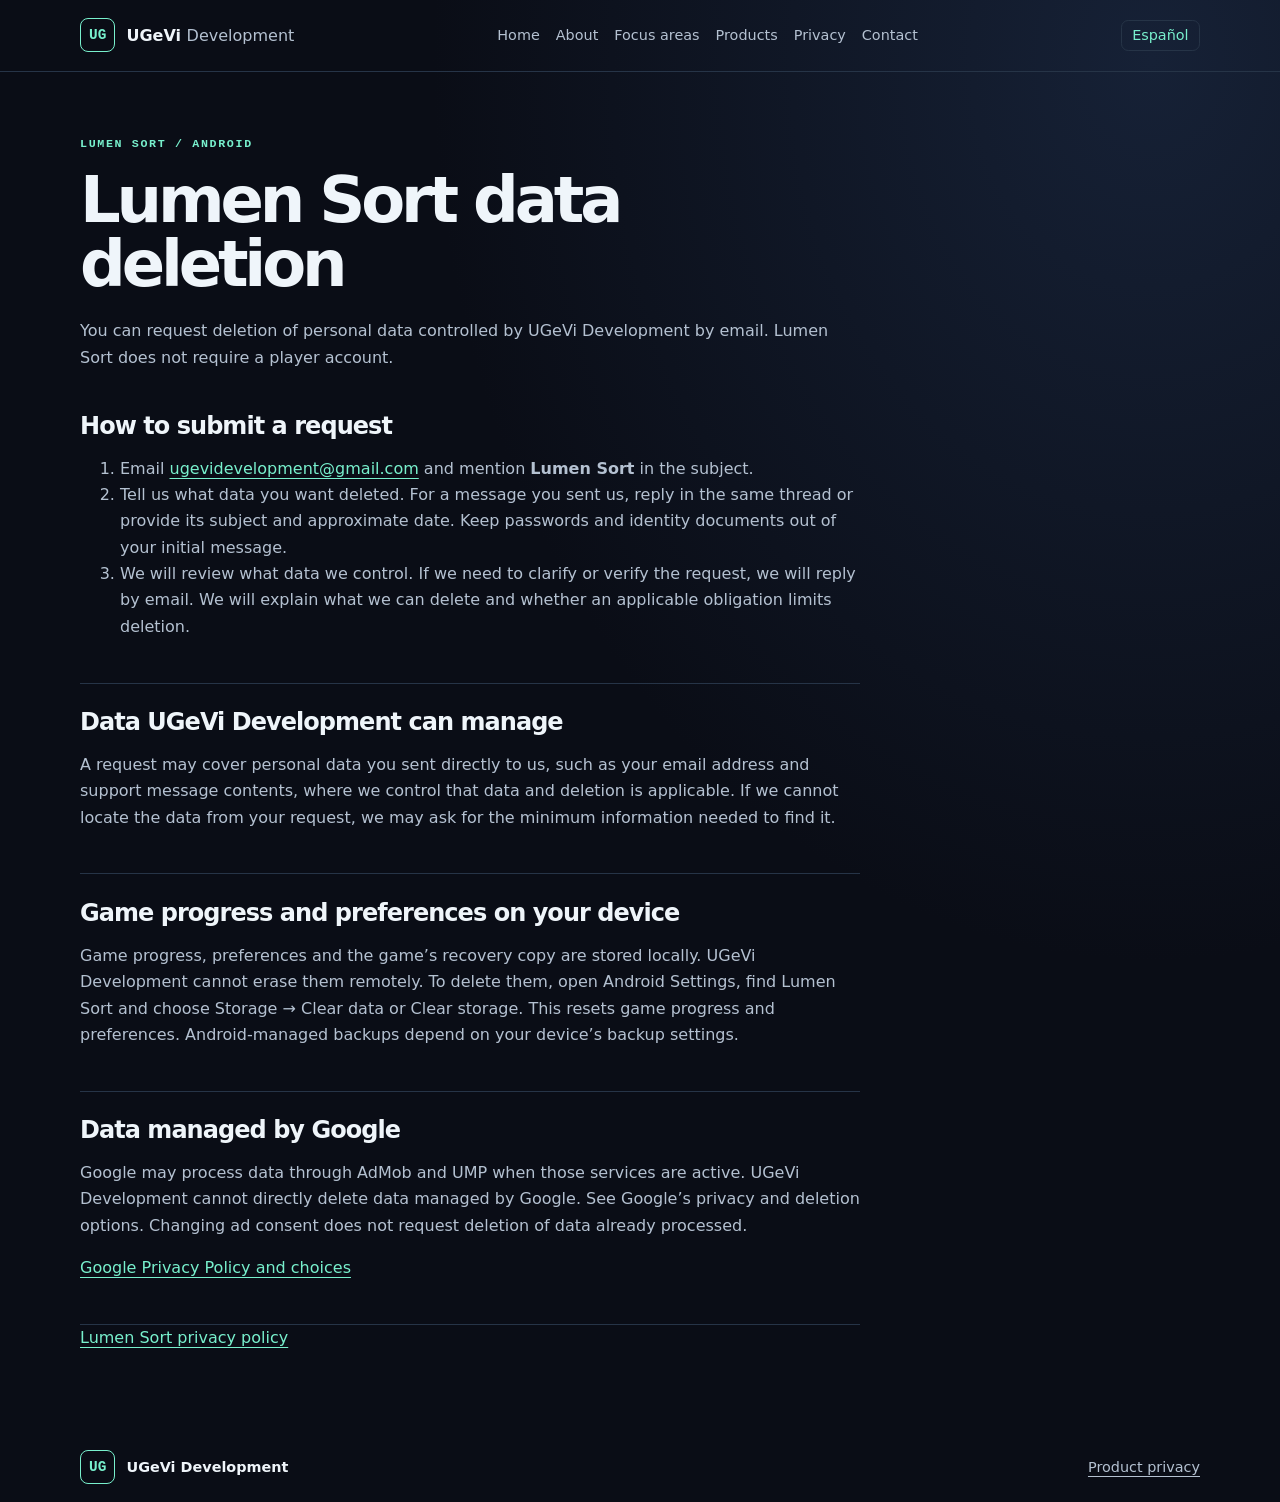
<file: en/privacy/data-deletion.html>
<!doctype html>
<html lang="en">
<head><meta charset="utf-8"><meta name="viewport" content="width=device-width, initial-scale=1"><meta name="description" content="Lumen Sort data deletion"><title>Lumen Sort data deletion</title><link rel="icon" href="../../assets/favicon.svg" type="image/svg+xml"><link rel="stylesheet" href="../../assets/site.css"></head>
<body><a class="skip" href="#main">Skip to content</a><header><div class="bar"><a class="wordmark" href="../../en/index.html"><b>UG</b><span>UGeVi <small>Development</small></span></a><nav aria-label="Main navigation"><a href="../../en/index.html#top">Home</a><a href="../../en/index.html#about">About</a><a href="../../en/index.html#solutions">Focus areas</a><a href="../../en/index.html#products">Products</a><a href="../../en/index.html#privacy">Privacy</a><a href="../../en/index.html#contact">Contact</a></nav><a class="lang" href="../../privacy/data-deletion.html" lang="es" hreflang="es">Español</a></div></header>
<main id="main"><article class="policy"><p class="ey">LUMEN SORT / ANDROID</p>
<h1>Lumen Sort data deletion</h1>
<p>You can request deletion of personal data controlled by UGeVi Development by email. Lumen Sort does not require a player account.</p>
<section><h2>How to submit a request</h2>
<ol><li>Email <a href="mailto:ugevidevelopment@gmail.com?subject=Lumen%20Sort%20-%20Data%20deletion">ugevidevelopment@gmail.com</a> and mention <strong>Lumen Sort</strong> in the subject.</li><li>Tell us what data you want deleted. For a message you sent us, reply in the same thread or provide its subject and approximate date. Keep passwords and identity documents out of your initial message.</li><li>We will review what data we control. If we need to clarify or verify the request, we will reply by email. We will explain what we can delete and whether an applicable obligation limits deletion.</li></ol></section>
<section><h2>Data UGeVi Development can manage</h2><p>A request may cover personal data you sent directly to us, such as your email address and support message contents, where we control that data and deletion is applicable. If we cannot locate the data from your request, we may ask for the minimum information needed to find it.</p></section>
<section><h2>Game progress and preferences on your device</h2><p>Game progress, preferences and the game’s recovery copy are stored locally. UGeVi Development cannot erase them remotely. To delete them, open Android Settings, find Lumen Sort and choose Storage → Clear data or Clear storage. This resets game progress and preferences. Android-managed backups depend on your device’s backup settings.</p></section>
<section><h2>Data managed by Google</h2><p>Google may process data through AdMob and UMP when those services are active. UGeVi Development cannot directly delete data managed by Google. See Google’s privacy and deletion options. Changing ad consent does not request deletion of data already processed.</p><p><a href="https://policies.google.com/privacy?hl=en">Google Privacy Policy and choices</a></p></section>
<p><a href="lumen-sort.html">Lumen Sort privacy policy</a></p></article></main><footer><a class="wordmark" href="../../en/index.html"><b>UG</b> UGeVi Development</a><a href="../../en/index.html#privacy">Product privacy</a></footer></body></html>
</file>
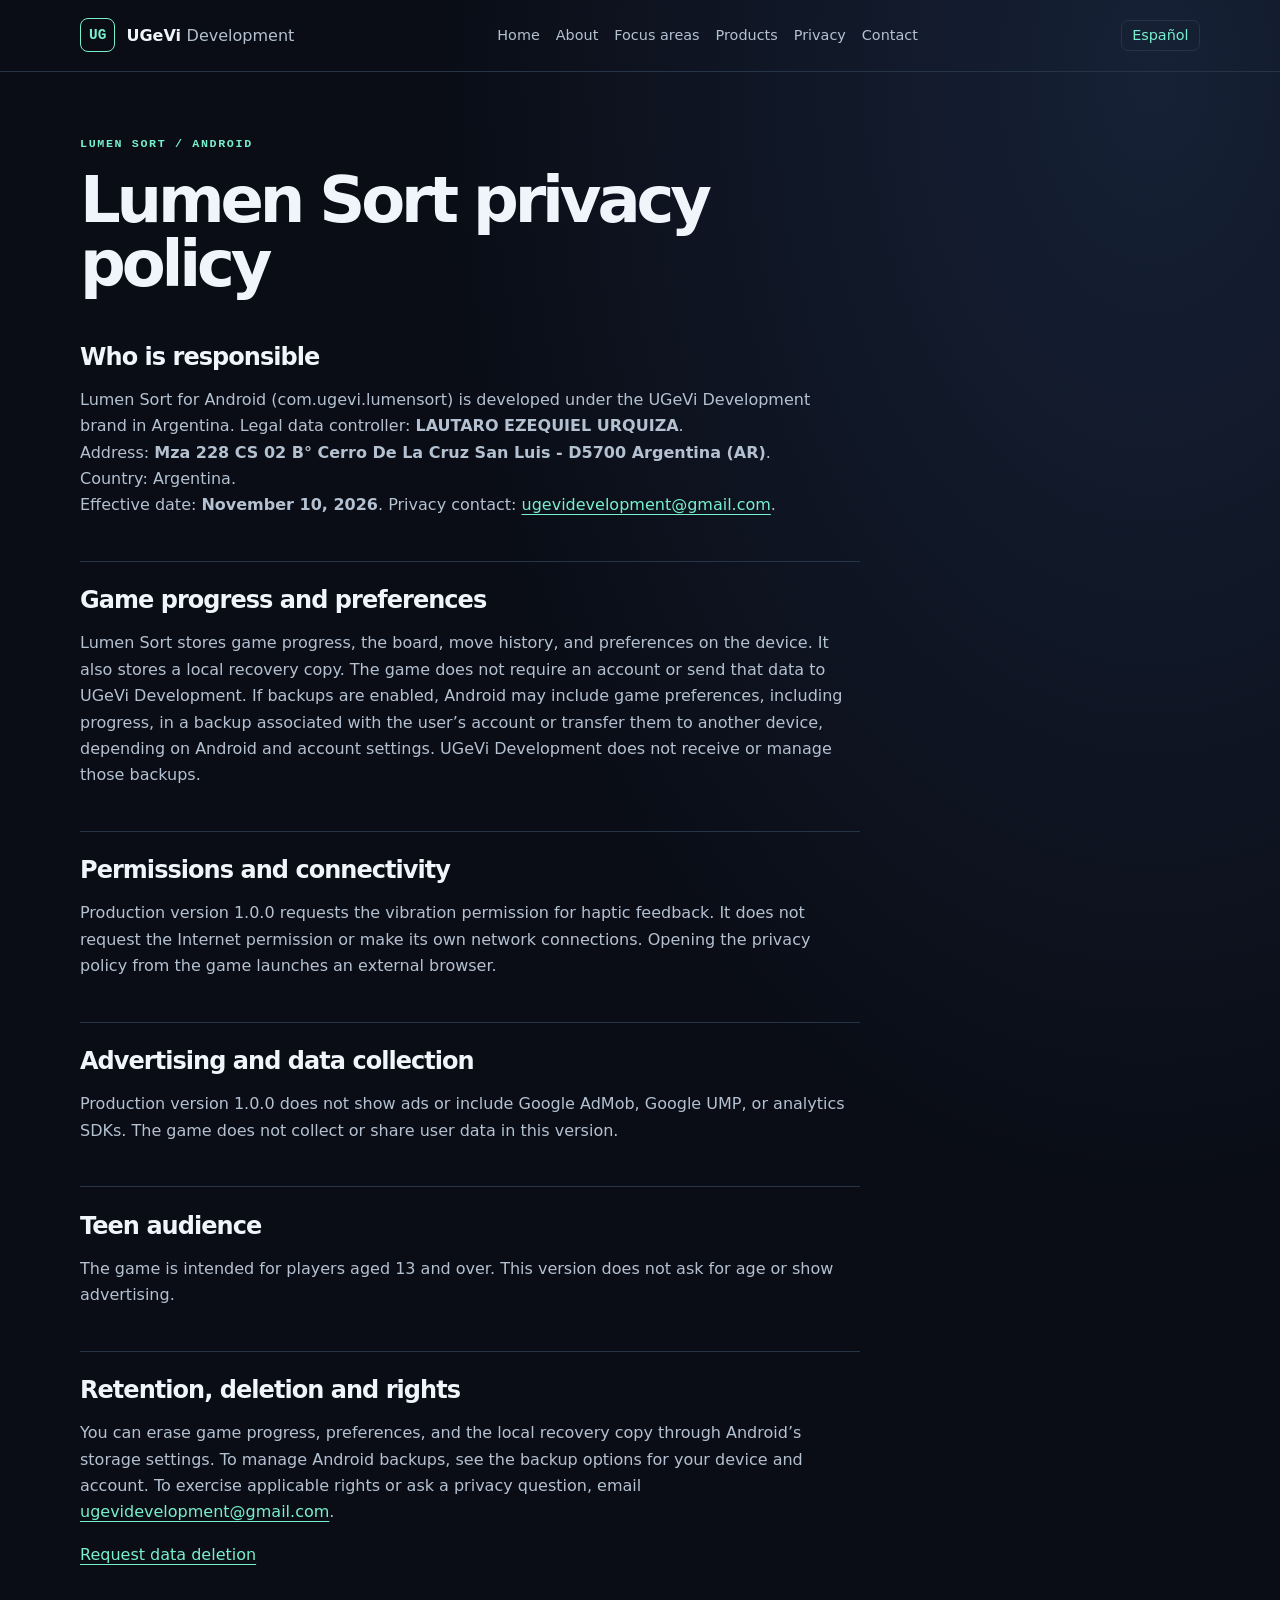
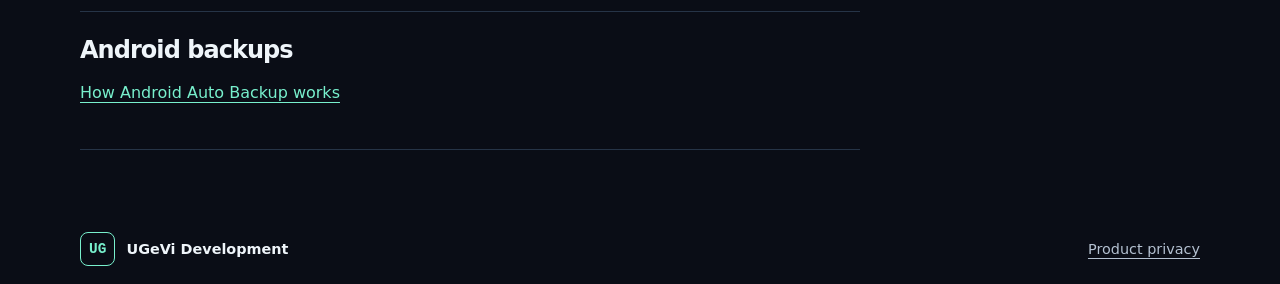
<file: en/privacy/lumen-sort.html>
<!doctype html>
<html lang="en">
<head><meta charset="utf-8"><meta name="viewport" content="width=device-width, initial-scale=1"><meta name="description" content="Privacy policy for Lumen Sort on Android."><title>Lumen Sort privacy policy</title><link rel="icon" href="../../assets/favicon.svg" type="image/svg+xml"><link rel="stylesheet" href="../../assets/site.css"></head>
<body><a class="skip" href="#main">Skip to content</a><header><div class="bar"><a class="wordmark" href="../../en/index.html"><b>UG</b><span>UGeVi <small>Development</small></span></a><nav aria-label="Main navigation"><a href="../../en/index.html#top">Home</a><a href="../../en/index.html#about">About</a><a href="../../en/index.html#solutions">Focus areas</a><a href="../../en/index.html#products">Products</a><a href="../../en/index.html#privacy">Privacy</a><a href="../../en/index.html#contact">Contact</a></nav><a class="lang" href="../../privacy/lumen-sort.html" lang="es" hreflang="es">Español</a></div></header>
<main id="main"><article class="policy"><p class="ey">LUMEN SORT / ANDROID</p><h1>Lumen Sort privacy policy</h1><section><h2>Who is responsible</h2><p>Lumen Sort for Android (com.ugevi.lumensort) is developed under the UGeVi Development brand in Argentina. Legal data controller: <strong>
LAUTARO EZEQUIEL URQUIZA</strong>.<br>Address: <strong>Mza 228 CS 02 B° Cerro De La Cruz
San Luis - D5700
Argentina (AR)</strong>.<br>Country: Argentina.<br>Effective date: <strong>November 10, 2026</strong>. Privacy contact: <a href="mailto:ugevidevelopment@gmail.com">ugevidevelopment@gmail.com</a>.</p></section><section><h2>Game progress and preferences</h2><p>Lumen Sort stores game progress, the board, move history, and preferences on the device. It also stores a local recovery copy. The game does not require an account or send that data to UGeVi Development. If backups are enabled, Android may include game preferences, including progress, in a backup associated with the user’s account or transfer them to another device, depending on Android and account settings. UGeVi Development does not receive or manage those backups.</p></section><section><h2>Permissions and connectivity</h2><p>Production version 1.0.0 requests the vibration permission for haptic feedback. It does not request the Internet permission or make its own network connections. Opening the privacy policy from the game launches an external browser.</p></section><section><h2>Advertising and data collection</h2><p>Production version 1.0.0 does not show ads or include Google AdMob, Google UMP, or analytics SDKs. The game does not collect or share user data in this version.</p></section><section><h2>Teen audience</h2><p>The game is intended for players aged 13 and over. This version does not ask for age or show advertising.</p></section><section><h2>Retention, deletion and rights</h2><p>You can erase game progress, preferences, and the local recovery copy through Android’s storage settings. To manage Android backups, see the backup options for your device and account. To exercise applicable rights or ask a privacy question, email <a href="mailto:ugevidevelopment@gmail.com">ugevidevelopment@gmail.com</a>.</p><p><a href="data-deletion.html">Request data deletion</a></p></section><section><h2>Android backups</h2><p><a href="https://developer.android.com/identity/data/autobackup">How Android Auto Backup works</a></p></section></article></main><footer><a class="wordmark" href="../../en/index.html"><b>UG</b> UGeVi Development</a><a href="../../en/index.html#privacy">Product privacy</a></footer></body></html>
</file>
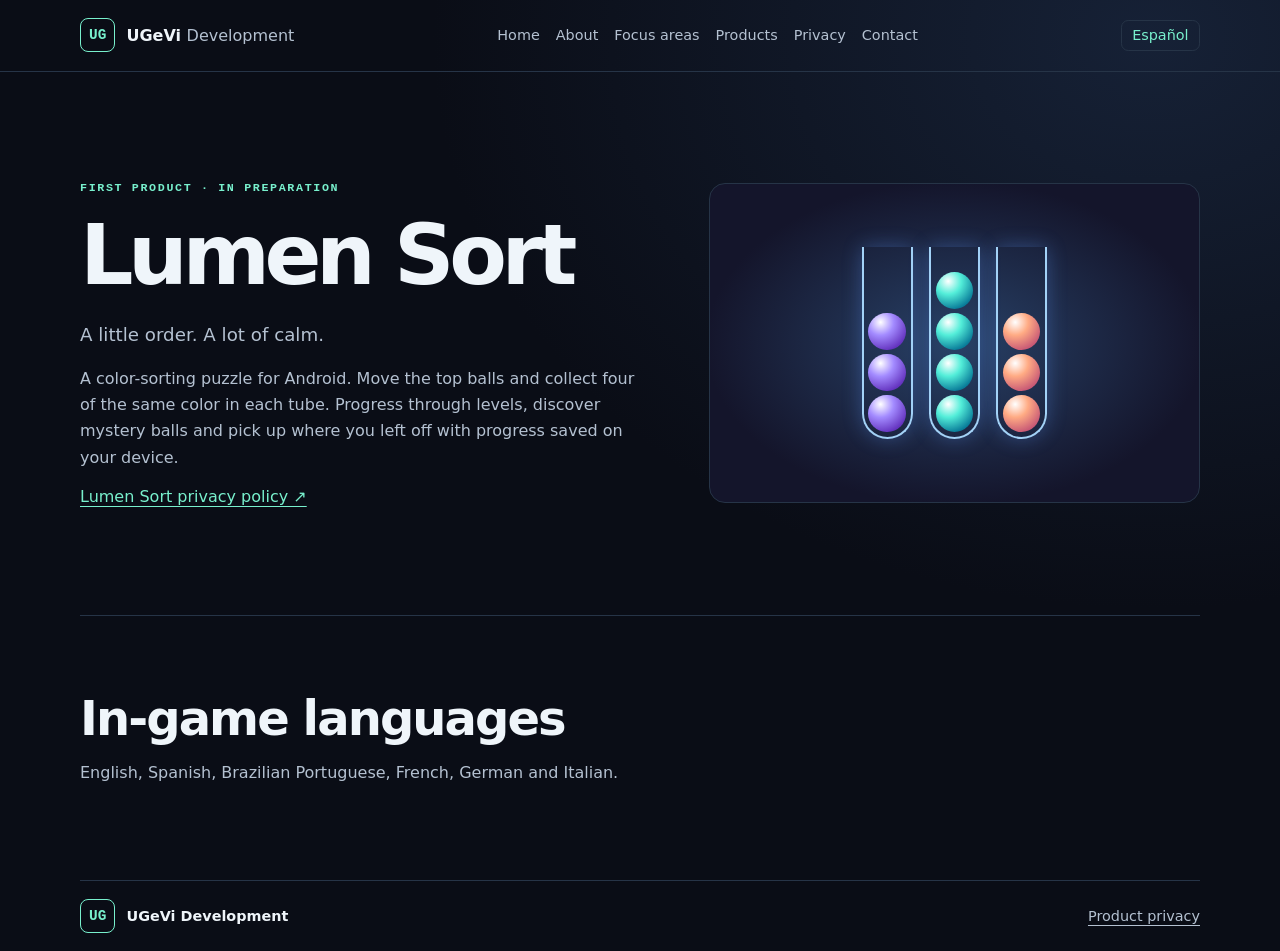
<file: en/products/lumen-sort.html>
<!doctype html>
<html lang="en">
<head><meta charset="utf-8"><meta name="viewport" content="width=device-width, initial-scale=1"><meta name="description" content="A color-sorting puzzle for Android. Move the top balls and collect four of the same color in each tube."><title>Lumen Sort · UGeVi Development</title><link rel="icon" href="../../assets/favicon.svg" type="image/svg+xml"><link rel="stylesheet" href="../../assets/site.css"></head>
<body><a class="skip" href="#main">Skip to content</a><header><div class="bar"><a class="wordmark" href="../../en/index.html"><b>UG</b><span>UGeVi <small>Development</small></span></a><nav aria-label="Main navigation"><a href="../../en/index.html#top">Home</a><a href="../../en/index.html#about">About</a><a href="../../en/index.html#solutions">Focus areas</a><a href="../../en/index.html#products">Products</a><a href="../../en/index.html#privacy">Privacy</a><a href="../../en/index.html#contact">Contact</a></nav><a class="lang" href="../../products/lumen-sort.html" lang="es" hreflang="es">Español</a></div></header>
<main id="main"><section class="hero"><div><p class="ey">FIRST PRODUCT · IN PREPARATION</p><h1>Lumen Sort</h1><p class="lead">A little order. A lot of calm.</p><p>A color-sorting puzzle for Android. Move the top balls and collect four of the same color in each tube. Progress through levels, discover mystery balls and pick up where you left off with progress saved on your device.</p><a href="../../en/privacy/lumen-sort.html">Lumen Sort privacy policy ↗</a></div><div class="game-art" aria-hidden="true"><div class="tube"><i></i><i></i><i></i></div><div class="tube"><i></i><i></i><i></i><i></i></div><div class="tube"><i></i><i></i><i></i></div></div></section><section><h2>In-game languages</h2><p>English, Spanish, Brazilian Portuguese, French, German and Italian.</p></section></main><footer><a class="wordmark" href="../../en/index.html"><b>UG</b> UGeVi Development</a><a href="../../en/index.html#privacy">Product privacy</a></footer></body></html>
</file>
<file: assets/site.css>
:root{color-scheme:dark;--bg:#0a0d16;--panel:#101725;--line:#263447;--text:#eff5fa;--muted:#b4c1d1;--mint:#78f0cd;--violet:#9c8bfd;font-family:system-ui,sans-serif}*{box-sizing:border-box}body{margin:0;background:radial-gradient(ellipse at 90% 4%,#162136 0,transparent 45rem),var(--bg);color:var(--text)}a{color:var(--mint);text-underline-offset:.25em}a:hover{color:white}a:focus-visible{outline:2px solid var(--mint);outline-offset:5px}.skip{position:absolute;left:1rem;top:-5rem;background:var(--bg);padding:.7rem;z-index:2}.skip:focus{top:1rem}header{border-bottom:1px solid var(--line)}.bar,main,footer{width:min(1120px,calc(100% - 3rem));margin:auto}.bar,footer{display:flex;align-items:center;justify-content:space-between;gap:1.25rem;padding:1.15rem 0}.wordmark{color:var(--text);display:inline-flex;align-items:center;gap:.7rem;text-decoration:none;font-weight:720;white-space:nowrap}.wordmark b{padding:.5rem;border:1px solid var(--mint);border-radius:.5rem;color:var(--mint);font:700 .9rem ui-monospace,monospace}.wordmark small{font-size:inherit;color:var(--muted);font-weight:480}nav{display:flex;flex-wrap:wrap;gap:1rem}nav a,.lang{color:var(--muted);text-decoration:none;font-size:.9rem}.lang{border:1px solid var(--line);padding:.4rem .65rem;border-radius:.45rem;color:var(--mint)}section{padding:clamp(2.5rem,6vw,5rem) 0;border-bottom:1px solid var(--line)}.hero{display:grid;grid-template-columns:1.15fr 1fr;align-items:center;gap:clamp(1.5rem,5vw,4rem);min-height:34rem}h1,h2,h3,p{margin:0 0 1rem}h1{font-size:clamp(2.65rem,6.9vw,5.25rem);line-height:.99;letter-spacing:-.065em;margin-bottom:1.4rem}h2{font-size:clamp(1.7rem,4vw,3rem);line-height:1.08;letter-spacing:-.04em}h3{font-size:1.25rem}p,li{line-height:1.65;color:var(--muted)}.lead{font-size:1.14rem;max-width:39ch}.ey{font:700 .73rem/1.5 ui-monospace,monospace;letter-spacing:.14em;color:var(--mint);text-transform:uppercase}.actions{display:flex;gap:1.3rem;align-items:center;flex-wrap:wrap;margin-top:1.8rem}.btn{padding:.8rem 1rem;background:var(--mint);color:#091712;border-radius:.45rem;font-weight:720;text-decoration:none;transition:background .2s}.btn:hover{background:#b4f9e6;color:#091712}.art,.game-art{position:relative;display:grid;place-items:center;overflow:hidden;min-height:20rem;border:1px solid var(--line);border-radius:1rem;background:radial-gradient(ellipse at center,#253d55,transparent 65%),repeating-linear-gradient(0deg,#91c0e311 0 1px,transparent 1px 24px),repeating-linear-gradient(90deg,#91c0e311 0 1px,transparent 1px 24px),#0d1524}.art span,.art small{position:absolute;left:1rem;color:var(--muted);font:650 .7rem ui-monospace,monospace;letter-spacing:.12em}.art span{top:1rem}.art small{bottom:1rem}.rings{position:relative;width:72%;aspect-ratio:1;display:grid;place-items:center;animation:drift 8s ease-in-out infinite}.rings i{position:absolute;width:93%;height:43%;border:1px solid var(--mint);border-radius:50%;box-shadow:0 0 18px #78f0cd55;transform:rotate(-35deg)}.rings i:nth-child(2){transform:rotate(32deg);border-color:var(--violet)}.rings i:nth-child(3){transform:rotate(90deg);border-color:#64c6ff}.rings b{width:31%;aspect-ratio:1;background:radial-gradient(circle at 32% 24%,#d8fff3,#58d5c9 36%,#263b85 73%);border-radius:30%;transform:rotate(-25deg);box-shadow:0 0 45px #6cfbd87a}@keyframes drift{50%{translate:0 -7px}}.split{display:grid;grid-template-columns:1fr 1fr;column-gap:2rem;align-items:start}.split>.ey{grid-column:1/-1}.grid{display:grid;grid-template-columns:repeat(3,1fr);gap:.9rem;margin-top:1.5rem}.grid article,.feature{border:1px solid var(--line);background:var(--panel);border-radius:.8rem;padding:1.3rem}.grid h3{margin-top:.6rem}.grid p,.feature p:last-child{margin-bottom:0}.feature{display:grid;grid-template-columns:1fr 1.1fr;align-items:center;gap:2rem;margin-top:1.4rem}.feature h3{font-size:2.1rem}.game-art{display:flex;justify-content:center;align-items:center;gap:1rem;background:radial-gradient(ellipse,#284167,#14152b 72%)}.tube{width:3.2rem;height:12rem;border:2px solid #a3d2f7;border-top:0;border-radius:0 0 1.7rem 1.7rem;display:flex;flex-direction:column;justify-content:end;gap:.22rem;align-items:center;padding-bottom:.3rem;box-shadow:0 0 20px #629bfe50}.tube i{display:block;width:2.35rem;aspect-ratio:1;border-radius:50%;background:radial-gradient(circle at 33% 25%,#fff,#a38bff 35%,#6433bf 77%)}.tube:nth-child(2) i{background:radial-gradient(circle at 33% 25%,#fff,#53eed9 35%,#097c99 77%)}.tube:nth-child(3) i{background:radial-gradient(circle at 33% 25%,#fff,#ffab84 35%,#c85975 77%)}.policy{max-width:780px;padding:4rem 0}.policy h1{font-size:clamp(2.3rem,6vw,4rem)}.policy h2{font-size:1.5rem}.policy section{padding:1.65rem 0}.policy aside{border:1px solid #886d42;border-radius:.6rem;background:#251e19;padding:1rem;color:#ffdaa0}.policy aside p{margin:0}.policy a{overflow-wrap:anywhere}footer{font-size:.9rem;flex-wrap:wrap}footer>a:last-child{color:var(--muted)}@media(max-width:900px){.bar{flex-wrap:wrap}nav{order:3;width:100%;gap:.6rem 1rem}}@media(max-width:670px){.bar,main,footer{width:calc(100% - 2rem)}.hero,.split,.feature{grid-template-columns:1fr}.hero{min-height:0}.art,.game-art{min-height:16rem}.rings{width:min(68%,15rem)}.grid{grid-template-columns:1fr 1fr}.split h2{margin-bottom:.7rem}}@media(max-width:390px){.grid{grid-template-columns:1fr}}@media(prefers-reduced-motion:reduce){*,*::before,*::after{animation:none!important;transition:none!important}}
</file>
